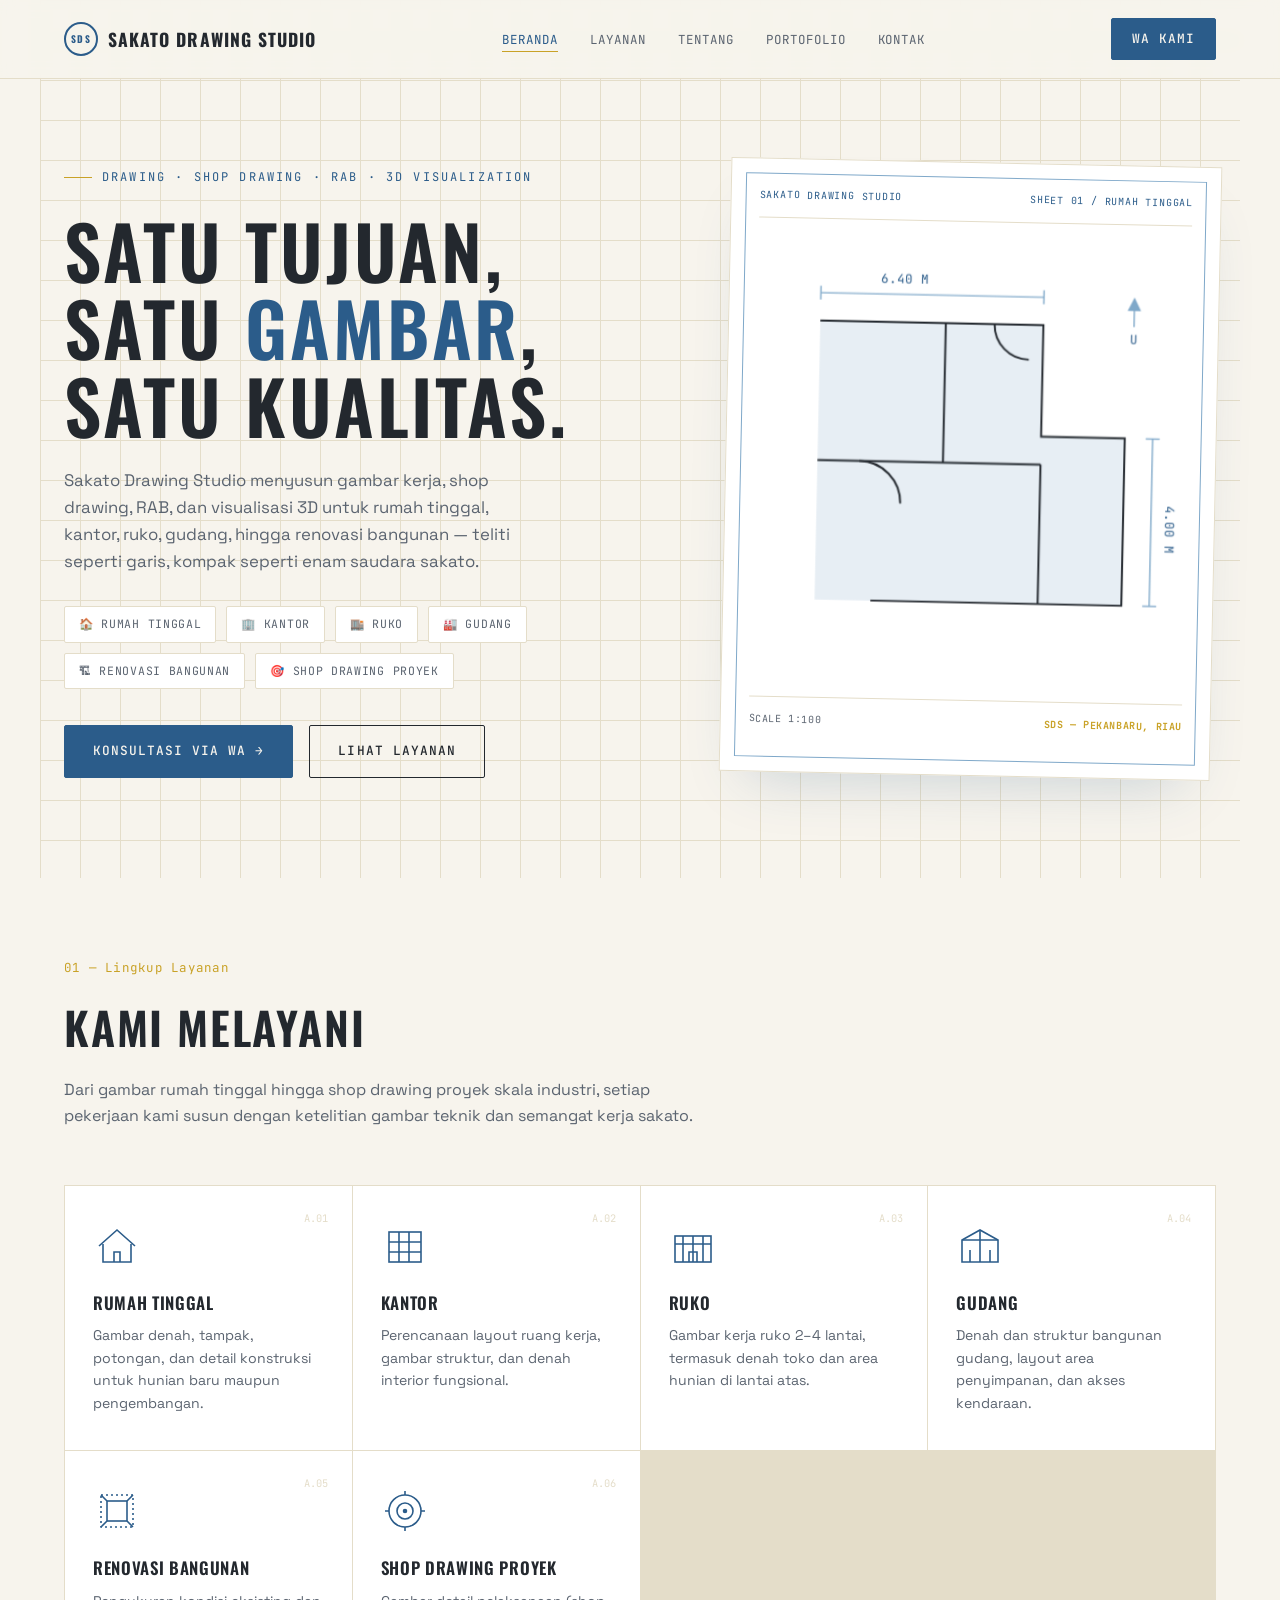
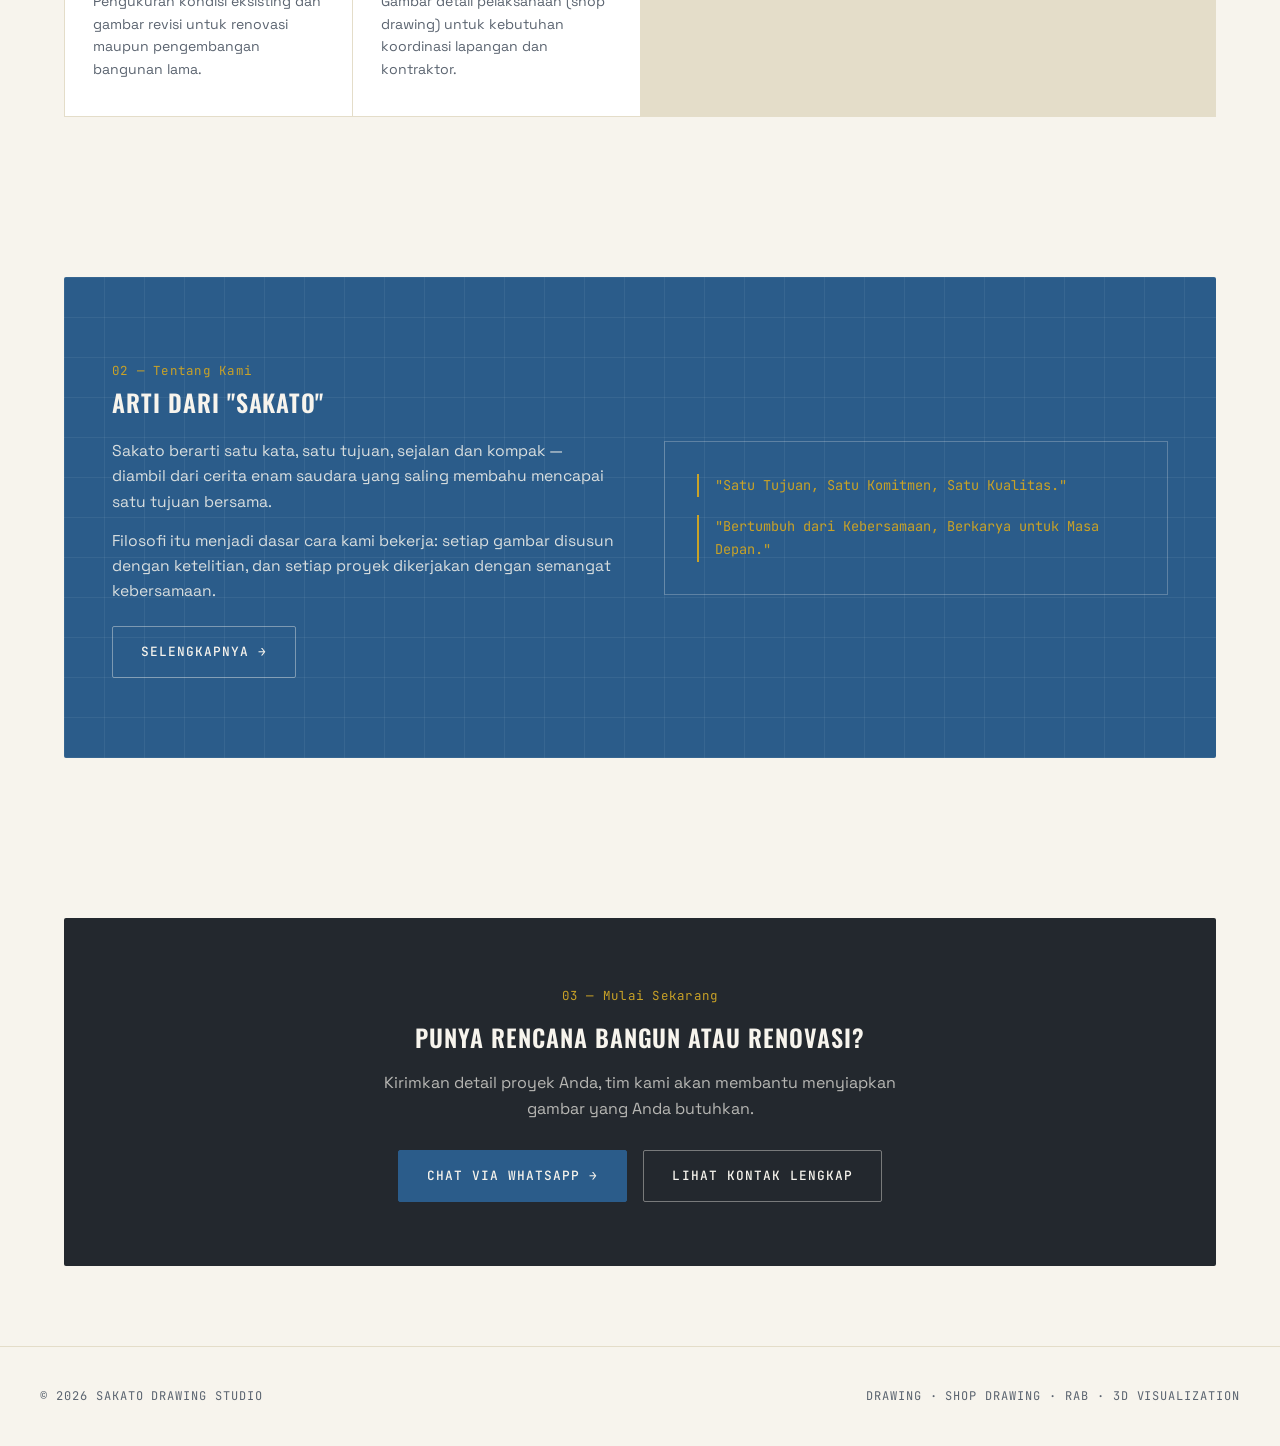
<file: index.html>
<!DOCTYPE html>
<html lang="id">
<head>
<meta charset="UTF-8">
<meta name="viewport" content="width=device-width, initial-scale=1.0">
<title>Sakato Drawing Studio — Drawing, Shop Drawing, RAB & 3D Visualization</title>
<link rel="preconnect" href="https://fonts.googleapis.com">
<link rel="preconnect" href="https://fonts.gstatic.com" crossorigin>
<link href="https://fonts.googleapis.com/css2?family=Oswald:wght@400;500;600;700&family=Space+Grotesk:wght@400;500;700&family=JetBrains+Mono:wght@400;500&display=swap" rel="stylesheet">
<link rel="stylesheet" href="style.css">
</head>
<body>

<header>
  <div class="nav-wrap">
    <div class="logo">
      <span class="logo-mark">SDS</span>
      Sakato Drawing Studio
    </div>
    <nav>
      <ul>
        <li><a href="index.html" class="active">Beranda</a></li>
        <li><a href="layanan.html">Layanan</a></li>
        <li><a href="tentang.html">Tentang</a></li>
        <li><a href="portofolio.html">Portofolio</a></li>
        <li><a href="kontak.html">Kontak</a></li>
      </ul>
    </nav>
    <a href="https://wa.me/6282185192163" class="btn btn-primary" style="padding:10px 20px;">WA Kami</a>
  </div>
</header>

<main>
  <!-- HERO -->
  <section class="hero blueprint-bg" style="padding-top:160px;">
    <div>
      <div class="eyebrow">Drawing · Shop Drawing · RAB · 3D Visualization</div>
      <h1>Satu Tujuan,<br>Satu <span>Gambar</span>,<br>Satu Kualitas.</h1>
      <p class="hero-desc">Sakato Drawing Studio menyusun gambar kerja, shop drawing, RAB, dan visualisasi 3D untuk rumah tinggal, kantor, ruko, gudang, hingga renovasi bangunan — teliti seperti garis, kompak seperti enam saudara sakato.</p>
      <div class="scope-row">
        <span class="scope-chip">🏠 Rumah Tinggal</span>
        <span class="scope-chip">🏢 Kantor</span>
        <span class="scope-chip">🏬 Ruko</span>
        <span class="scope-chip">🏭 Gudang</span>
        <span class="scope-chip">🏗 Renovasi Bangunan</span>
        <span class="scope-chip">🎯 Shop Drawing Proyek</span>
      </div>
      <div class="cta-row">
        <a href="https://wa.me/6282185192163" class="btn btn-primary">Konsultasi via WA →</a>
        <a href="layanan.html" class="btn btn-ghost">Lihat Layanan</a>
      </div>
    </div>

    <div class="sheet">
      <div class="sheet-header">
        <span>SAKATO DRAWING STUDIO</span>
        <span>SHEET 01 / RUMAH TINGGAL</span>
      </div>
      <div class="sheet-body">
        <svg class="sheet-house" viewBox="0 0 300 320" xmlns="http://www.w3.org/2000/svg">
          <polygon class="draw-fill" points="40,60 200,60 200,140 260,140 260,260 40,260" />
          <polygon class="draw-line" points="40,60 200,60 200,140 260,140 260,260 40,260 40,60" />
          <path class="draw-line" d="M130,60 L130,160" />
          <path class="draw-line" d="M40,160 L200,160" />
          <path class="draw-line" d="M200,160 L200,260" />
          <path class="draw-line" d="M70,160 A30,30 0 0 1 100,190" />
          <path class="draw-line" d="M165,60 A25,25 0 0 0 190,85" />
          <line class="dim-line" x1="40" y1="40" x2="200" y2="40" />
          <line class="dim-line" x1="40" y1="35" x2="40" y2="45" />
          <line class="dim-line" x1="200" y1="35" x2="200" y2="45" />
          <text class="dim-text" x="100" y="32" text-anchor="middle">6.40 M</text>
          <line class="dim-line" x1="280" y1="140" x2="280" y2="260" />
          <line class="dim-line" x1="275" y1="140" x2="285" y2="140" />
          <line class="dim-line" x1="275" y1="260" x2="285" y2="260" />
          <text class="dim-text" x="290" y="205" text-anchor="middle" transform="rotate(90 290 205)">4.00 M</text>
          <g transform="translate(265,40)">
            <line class="dim-line" x1="0" y1="20" x2="0" y2="0" />
            <polygon class="dim-line" points="0,0 -4,8 4,8" fill="var(--blue-light)"/>
            <text class="dim-text" x="0" y="32" text-anchor="middle">U</text>
          </g>
        </svg>
      </div>
      <div class="sheet-footer">
        <span>SCALE 1:100</span>
        <span class="brass">SDS — PEKANBARU, RIAU</span>
      </div>
    </div>
  </section>

  <!-- RINGKASAN LAYANAN -->
  <section class="reveal">
    <div class="section-head">
      <span class="section-num">01 — Lingkup Layanan</span>
      <h2>Kami Melayani</h2>
      <p>Dari gambar rumah tinggal hingga shop drawing proyek skala industri, setiap pekerjaan kami susun dengan ketelitian gambar teknik dan semangat kerja sakato.</p>
    </div>
    <div class="services-grid">
      <div class="service-card">
        <span class="service-tag">A.01</span>
        <div class="service-icon">
          <svg viewBox="0 0 48 48" fill="none" stroke="var(--blue)" stroke-width="1.6">
            <path d="M6 24 L24 8 L42 24" />
            <path d="M10 22 V40 H38 V22" />
            <path d="M21 40 V30 H27 V40" />
          </svg>
        </div>
        <h3>Rumah Tinggal</h3>
        <p>Gambar denah, tampak, potongan, dan detail konstruksi untuk hunian baru maupun pengembangan.</p>
      </div>
      <div class="service-card">
        <span class="service-tag">A.02</span>
        <div class="service-icon">
          <svg viewBox="0 0 48 48" fill="none" stroke="var(--blue)" stroke-width="1.6">
            <rect x="8" y="10" width="32" height="30" />
            <path d="M8 20 H40 M8 30 H40 M18 10 V40 M28 10 V40" />
          </svg>
        </div>
        <h3>Kantor</h3>
        <p>Perencanaan layout ruang kerja, gambar struktur, dan denah interior fungsional.</p>
      </div>
      <div class="service-card">
        <span class="service-tag">A.03</span>
        <div class="service-icon">
          <svg viewBox="0 0 48 48" fill="none" stroke="var(--blue)" stroke-width="1.6">
            <rect x="6" y="14" width="36" height="26" />
            <path d="M6 22 H42 M14 14 V40 M24 14 V40 M34 14 V40" />
            <path d="M20 40 V30 H28 V40" />
          </svg>
        </div>
        <h3>Ruko</h3>
        <p>Gambar kerja ruko 2–4 lantai, termasuk denah toko dan area hunian di lantai atas.</p>
      </div>
      <div class="service-card">
        <span class="service-tag">A.04</span>
        <div class="service-icon">
          <svg viewBox="0 0 48 48" fill="none" stroke="var(--blue)" stroke-width="1.6">
            <path d="M6 40 V18 L24 8 L42 18 V40 Z" />
            <path d="M6 18 L42 18 M24 8 V40 M14 28 V40 M34 28 V40" />
          </svg>
        </div>
        <h3>Gudang</h3>
        <p>Denah dan struktur bangunan gudang, layout area penyimpanan, dan akses kendaraan.</p>
      </div>
      <div class="service-card">
        <span class="service-tag">A.05</span>
        <div class="service-icon">
          <svg viewBox="0 0 48 48" fill="none" stroke="var(--blue)" stroke-width="1.6">
            <rect x="8" y="8" width="32" height="32" stroke-dasharray="2 3"/>
            <rect x="14" y="14" width="20" height="20" />
            <path d="M14 14 L8 8 M34 14 L40 8 M14 34 L8 40 M34 34 L40 40" />
          </svg>
        </div>
        <h3>Renovasi Bangunan</h3>
        <p>Pengukuran kondisi eksisting dan gambar revisi untuk renovasi maupun pengembangan bangunan lama.</p>
      </div>
      <div class="service-card">
        <span class="service-tag">A.06</span>
        <div class="service-icon">
          <svg viewBox="0 0 48 48" fill="none" stroke="var(--blue)" stroke-width="1.6">
            <circle cx="24" cy="24" r="16" />
            <circle cx="24" cy="24" r="8" />
            <circle cx="24" cy="24" r="1.5" fill="var(--blue)"/>
            <path d="M24 4 V8 M24 40 V44 M4 24 H8 M40 24 H44" />
          </svg>
        </div>
        <h3>Shop Drawing Proyek</h3>
        <p>Gambar detail pelaksanaan (shop drawing) untuk kebutuhan koordinasi lapangan dan kontraktor.</p>
      </div>
    </div>
  </section>

  <!-- RINGKASAN TENTANG -->
  <section class="reveal">
    <div class="about">
      <div class="about-inner">
        <div>
          <span class="section-num" style="color:var(--brass);">02 — Tentang Kami</span>
          <h2>Arti dari "Sakato"</h2>
          <p>Sakato berarti satu kata, satu tujuan, sejalan dan kompak — diambil dari cerita enam saudara yang saling membahu mencapai satu tujuan bersama.</p>
          <p>Filosofi itu menjadi dasar cara kami bekerja: setiap gambar disusun dengan ketelitian, dan setiap proyek dikerjakan dengan semangat kebersamaan.</p>
          <a href="tentang.html" class="btn btn-ghost" style="margin-top:8px; color:var(--paper); border-color:rgba(247,244,237,0.4);">Selengkapnya →</a>
        </div>
        <div class="about-emblem">
          <div class="tagline-item">"Satu Tujuan, Satu Komitmen, Satu Kualitas."</div>
          <div class="tagline-item">"Bertumbuh dari Kebersamaan, Berkarya untuk Masa Depan."</div>
        </div>
      </div>
    </div>
  </section>

  <!-- CTA -->
  <section class="reveal">
    <div class="cta-band">
      <span class="section-num">03 — Mulai Sekarang</span>
      <h2 style="margin-top:10px;">Punya Rencana Bangun atau Renovasi?</h2>
      <p>Kirimkan detail proyek Anda, tim kami akan membantu menyiapkan gambar yang Anda butuhkan.</p>
      <div class="cta-row">
        <a href="https://wa.me/6282185192163" class="btn btn-primary">Chat via WhatsApp →</a>
        <a href="kontak.html" class="btn btn-ghost">Lihat Kontak Lengkap</a>
      </div>
    </div>
  </section>
</main>

<footer>
  <div class="footer-inner">
    <span>© 2026 Sakato Drawing Studio</span>
    <span>Drawing · Shop Drawing · RAB · 3D Visualization</span>
  </div>
</footer>

<script>
  const reveals = document.querySelectorAll('.reveal');
  const obs = new IntersectionObserver((entries) => {
    entries.forEach(e => {
      if (e.isIntersecting) e.target.classList.add('visible');
    });
  }, {threshold: 0.12});
  reveals.forEach(r => obs.observe(r));
</script>

</body>
</html>
</file>
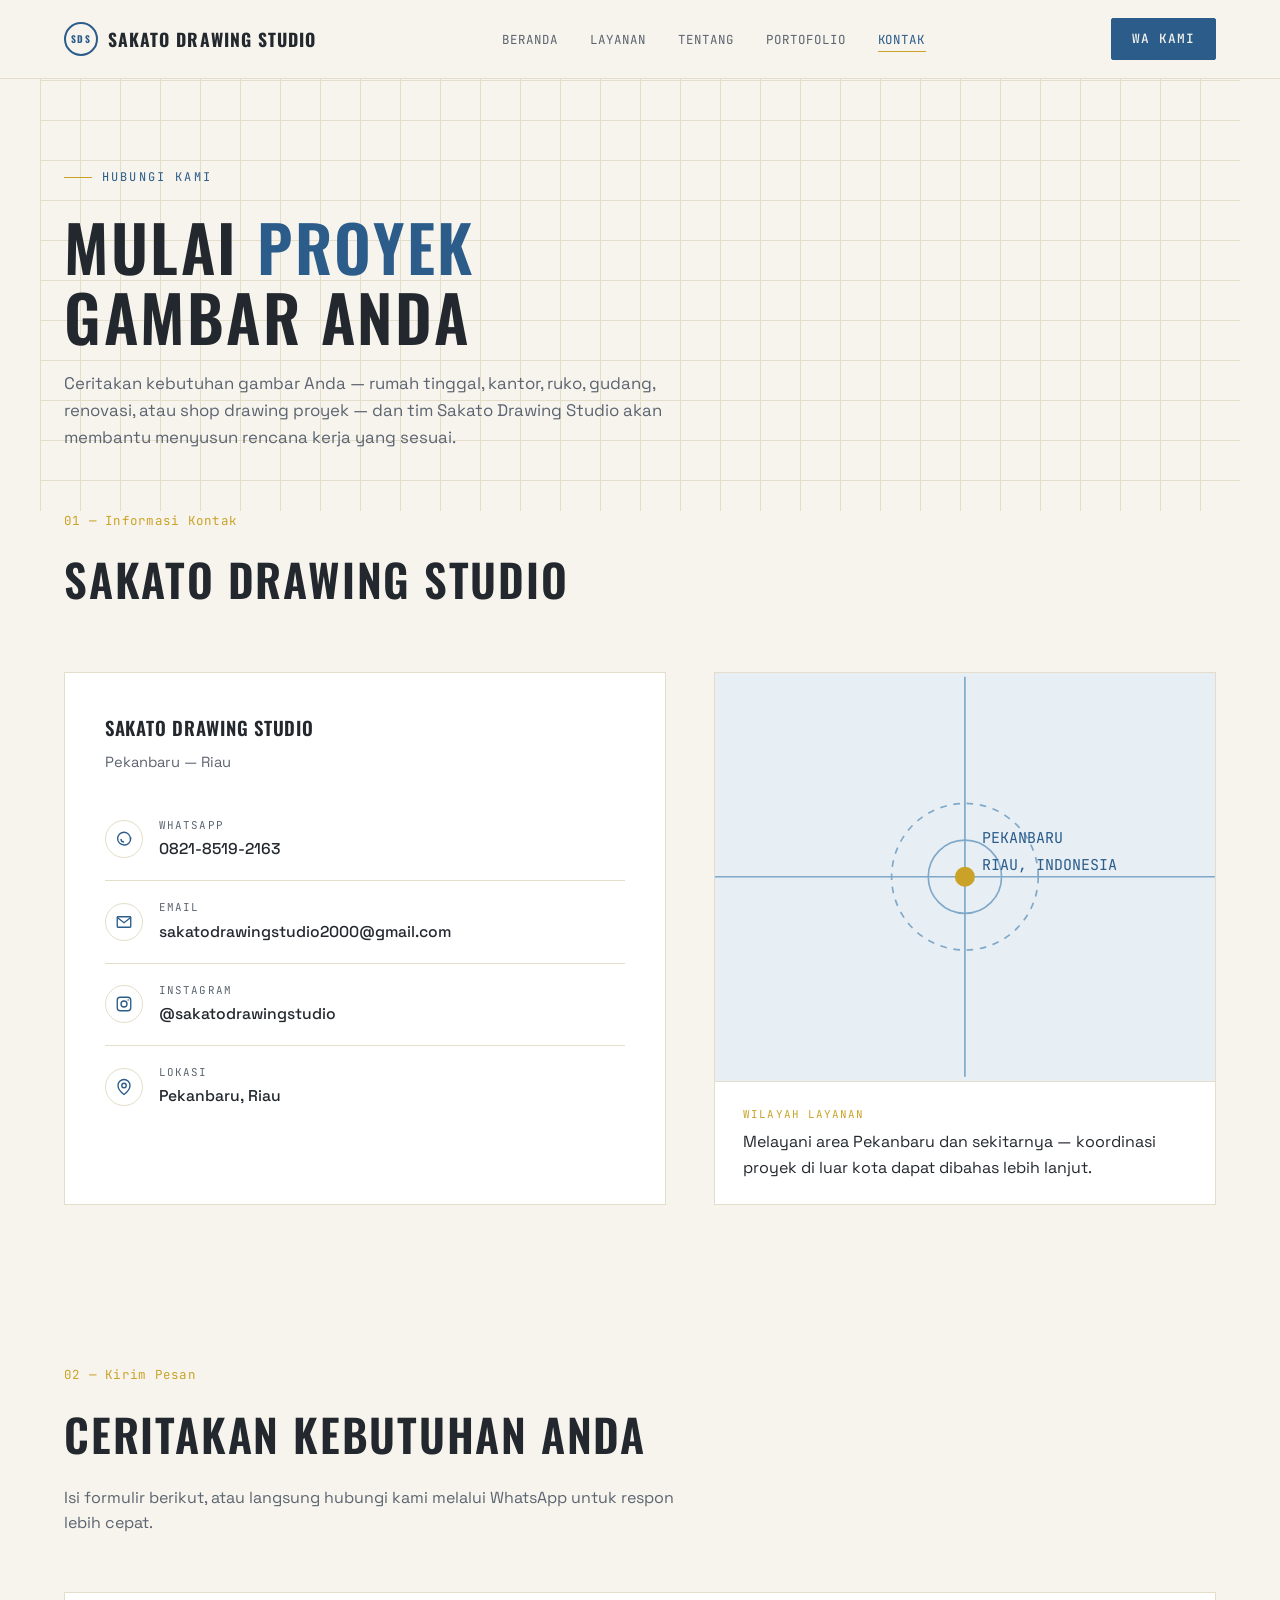
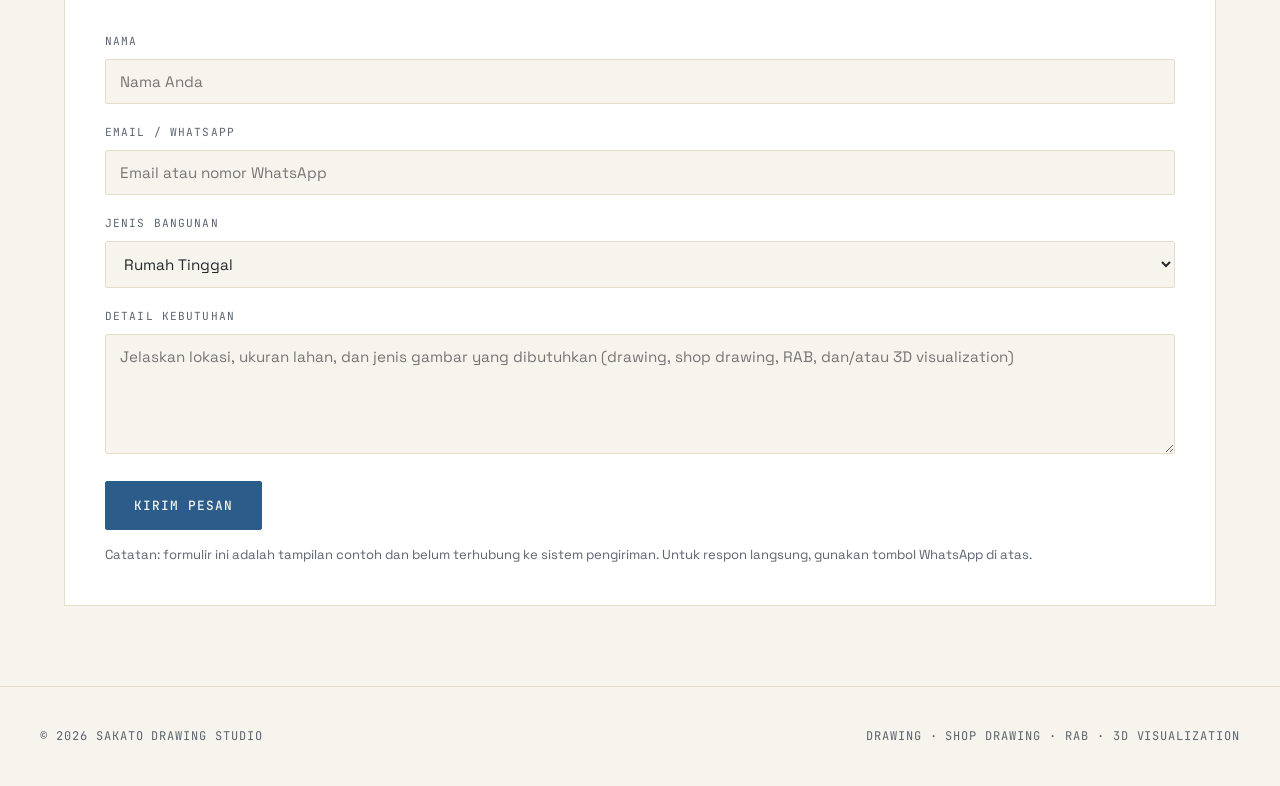
<file: kontak.html>
<!DOCTYPE html>
<html lang="id">
<head>
<meta charset="UTF-8">
<meta name="viewport" content="width=device-width, initial-scale=1.0">
<title>Kontak — Sakato Drawing Studio</title>
<link rel="preconnect" href="https://fonts.googleapis.com">
<link rel="preconnect" href="https://fonts.gstatic.com" crossorigin>
<link href="https://fonts.googleapis.com/css2?family=Oswald:wght@400;500;600;700&family=Space+Grotesk:wght@400;500;700&family=JetBrains+Mono:wght@400;500&display=swap" rel="stylesheet">
<link rel="stylesheet" href="style.css">
</head>
<body>

<header>
  <div class="nav-wrap">
    <div class="logo">
      <span class="logo-mark">SDS</span>
      Sakato Drawing Studio
    </div>
    <nav>
      <ul>
        <li><a href="index.html">Beranda</a></li>
        <li><a href="layanan.html">Layanan</a></li>
        <li><a href="tentang.html">Tentang</a></li>
        <li><a href="portofolio.html">Portofolio</a></li>
        <li><a href="kontak.html" class="active">Kontak</a></li>
      </ul>
    </nav>
    <a href="https://wa.me/6282185192163" class="btn btn-primary" style="padding:10px 20px;">WA Kami</a>
  </div>
</header>

<main>
  <section class="page-hero blueprint-bg">
    <div class="eyebrow">Hubungi Kami</div>
    <h1>Mulai <span>Proyek</span><br>Gambar Anda</h1>
    <p>Ceritakan kebutuhan gambar Anda — rumah tinggal, kantor, ruko, gudang, renovasi, atau shop drawing proyek — dan tim Sakato Drawing Studio akan membantu menyusun rencana kerja yang sesuai.</p>
  </section>

  <!-- INFO KONTAK + MAP -->
  <section class="reveal tight">
    <div class="section-head">
      <span class="section-num">01 — Informasi Kontak</span>
      <h2>Sakato Drawing Studio</h2>
    </div>
    <div class="contact-grid">
      <div class="contact-card">
        <h3 style="margin-bottom:8px;">Sakato Drawing Studio</h3>
        <p style="color:var(--ink-soft); font-size:0.92rem;">Pekanbaru — Riau</p>
        <ul class="contact-list">
          <li>
            <span class="icon">
              <svg width="18" height="18" viewBox="0 0 24 24" fill="none" stroke="currentColor" stroke-width="1.8"><path d="M21 11.5a8.38 8.38 0 0 1-9 8.5A8.5 8.5 0 1 1 20.5 12 8.38 8.38 0 0 1 21 11.5Z"/><path d="M8 12a4 4 0 0 0 4 4"/></svg>
            </span>
            <span>
              <span class="label">WhatsApp</span>
              <a class="value" href="https://wa.me/6282185192163">0821-8519-2163</a>
            </span>
          </li>
          <li>
            <span class="icon">
              <svg width="18" height="18" viewBox="0 0 24 24" fill="none" stroke="currentColor" stroke-width="1.8"><rect x="3" y="5" width="18" height="14" rx="1"/><path d="m3 6 9 7 9-7"/></svg>
            </span>
            <span>
              <span class="label">Email</span>
              <a class="value" href="mailto:sakatodrawingstudio2000@gmail.com">sakatodrawingstudio2000@gmail.com</a>
            </span>
          </li>
          <li>
            <span class="icon">
              <svg width="18" height="18" viewBox="0 0 24 24" fill="none" stroke="currentColor" stroke-width="1.8"><rect x="3" y="3" width="18" height="18" rx="4"/><circle cx="12" cy="12" r="4"/><circle cx="17.5" cy="6.5" r="1" fill="currentColor" stroke="none"/></svg>
            </span>
            <span>
              <span class="label">Instagram</span>
              <a class="value" href="https://instagram.com/sakatodrawingstudio" target="_blank" rel="noopener">@sakatodrawingstudio</a>
            </span>
          </li>
          <li>
            <span class="icon">
              <svg width="18" height="18" viewBox="0 0 24 24" fill="none" stroke="currentColor" stroke-width="1.8"><path d="M20 10c0 6-8 12-8 12s-8-6-8-12a8 8 0 1 1 16 0Z"/><circle cx="12" cy="10" r="3"/></svg>
            </span>
            <span>
              <span class="label">Lokasi</span>
              <span class="value">Pekanbaru, Riau</span>
            </span>
          </li>
        </ul>
      </div>
      <div class="map-card">
        <div class="map-visual blueprint-bg">
          <svg viewBox="0 0 300 240" xmlns="http://www.w3.org/2000/svg">
            <line class="dim-line" x1="0" y1="120" x2="300" y2="120" />
            <line class="dim-line" x1="150" y1="0" x2="150" y2="240" />
            <circle cx="150" cy="120" r="6" fill="var(--brass)" />
            <circle cx="150" cy="120" r="22" fill="none" stroke="var(--blue-light)" />
            <circle cx="150" cy="120" r="44" fill="none" stroke="var(--blue-light)" stroke-dasharray="4 4"/>
            <text class="dim-text" x="160" y="100">PEKANBARU</text>
            <text class="dim-text" x="160" y="116">RIAU, INDONESIA</text>
          </svg>
        </div>
        <div class="map-caption">
          <span class="label">Wilayah Layanan</span>
          Melayani area Pekanbaru dan sekitarnya — koordinasi proyek di luar kota dapat dibahas lebih lanjut.
        </div>
      </div>
    </div>
  </section>

  <!-- FORM -->
  <section class="reveal">
    <div class="section-head">
      <span class="section-num">02 — Kirim Pesan</span>
      <h2>Ceritakan Kebutuhan Anda</h2>
      <p>Isi formulir berikut, atau langsung hubungi kami melalui WhatsApp untuk respon lebih cepat.</p>
    </div>
    <div class="form-card">
      <form>
        <div class="form-group">
          <label for="nama">Nama</label>
          <input type="text" id="nama" name="nama" placeholder="Nama Anda" required>
        </div>
        <div class="form-group">
          <label for="kontak">Email / WhatsApp</label>
          <input type="text" id="kontak" name="kontak" placeholder="Email atau nomor WhatsApp" required>
        </div>
        <div class="form-group">
          <label for="jenis">Jenis Bangunan</label>
          <select id="jenis" name="jenis">
            <option>Rumah Tinggal</option>
            <option>Kantor</option>
            <option>Ruko</option>
            <option>Gudang</option>
            <option>Renovasi Bangunan</option>
            <option>Shop Drawing Proyek</option>
          </select>
        </div>
        <div class="form-group">
          <label for="pesan">Detail Kebutuhan</label>
          <textarea id="pesan" name="pesan" placeholder="Jelaskan lokasi, ukuran lahan, dan jenis gambar yang dibutuhkan (drawing, shop drawing, RAB, dan/atau 3D visualization)"></textarea>
        </div>
        <button type="submit" class="btn btn-primary">Kirim Pesan</button>
        <p class="form-note">Catatan: formulir ini adalah tampilan contoh dan belum terhubung ke sistem pengiriman. Untuk respon langsung, gunakan tombol WhatsApp di atas.</p>
      </form>
    </div>
  </section>
</main>

<footer>
  <div class="footer-inner">
    <span>© 2026 Sakato Drawing Studio</span>
    <span>Drawing · Shop Drawing · RAB · 3D Visualization</span>
  </div>
</footer>

<script>
  const reveals = document.querySelectorAll('.reveal');
  const obs = new IntersectionObserver((entries) => {
    entries.forEach(e => {
      if (e.isIntersecting) e.target.classList.add('visible');
    });
  }, {threshold: 0.12});
  reveals.forEach(r => obs.observe(r));
</script>

</body>
</html>
</file>
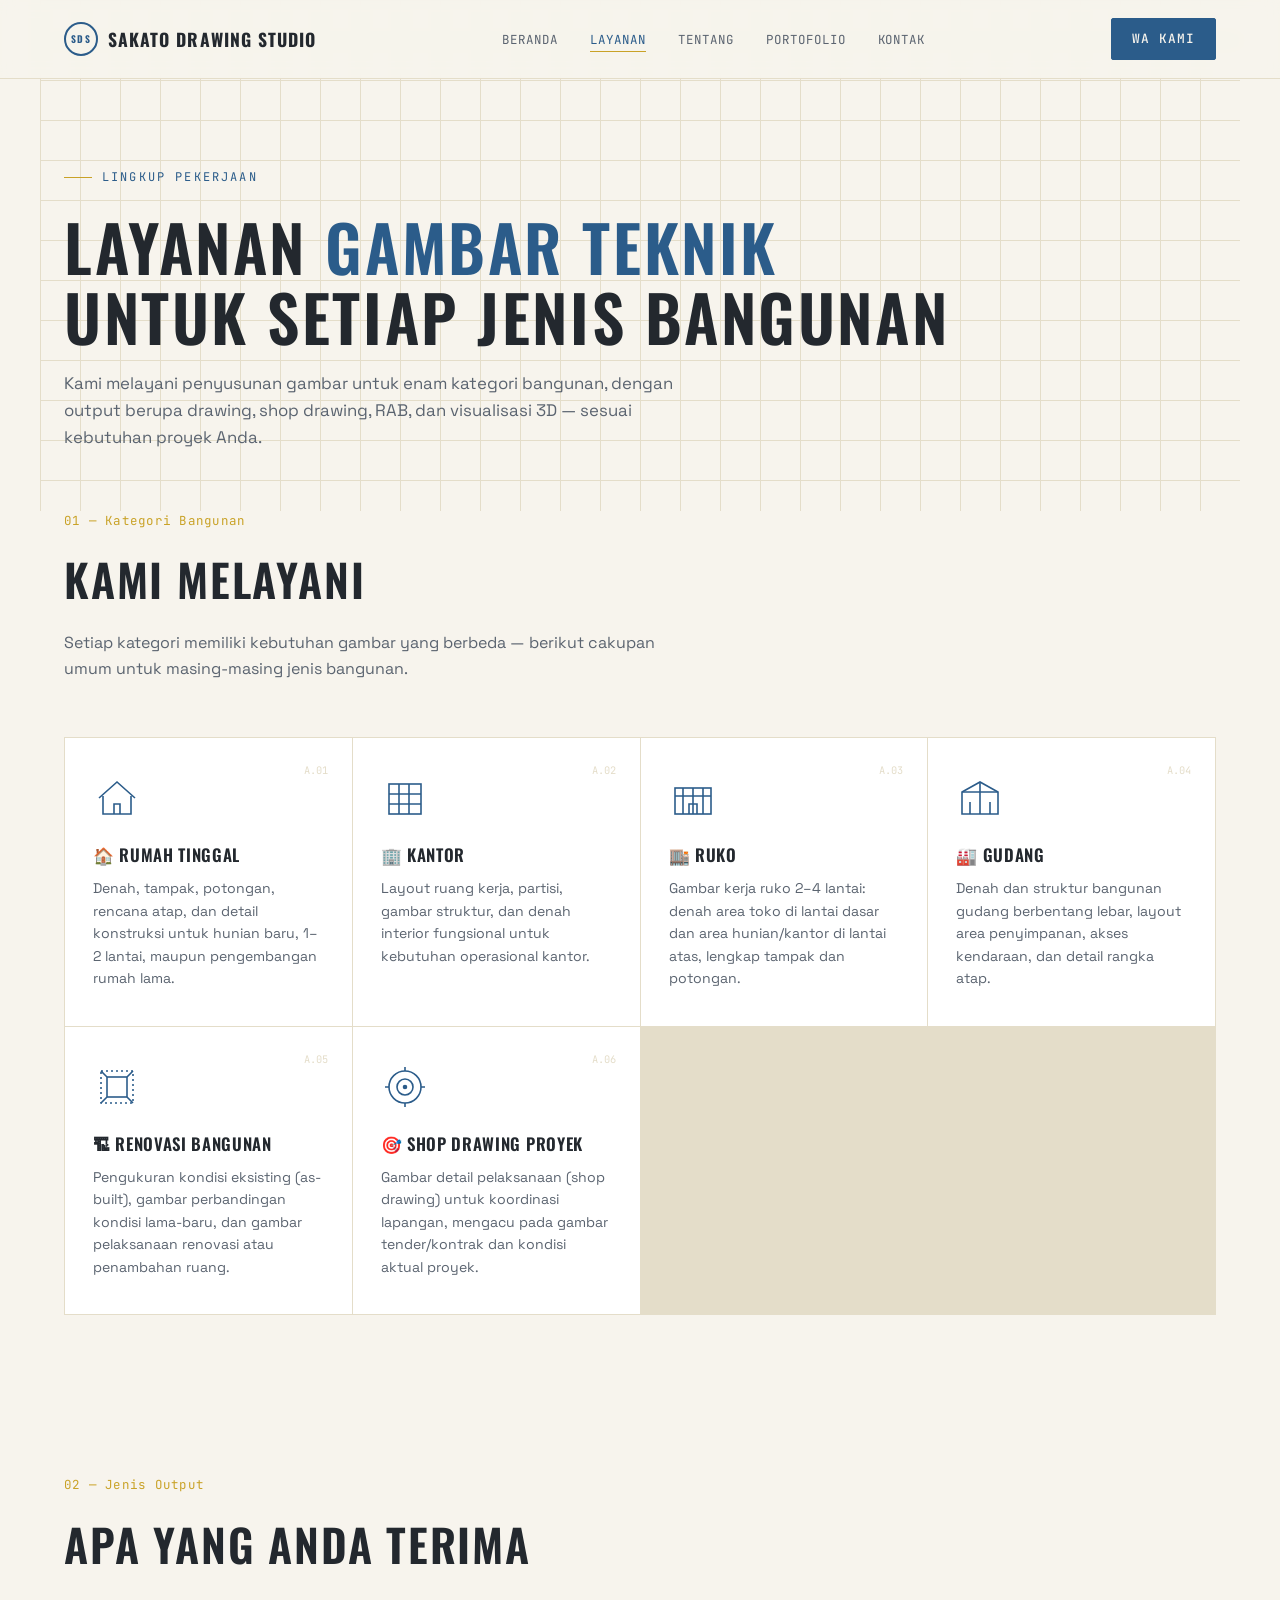
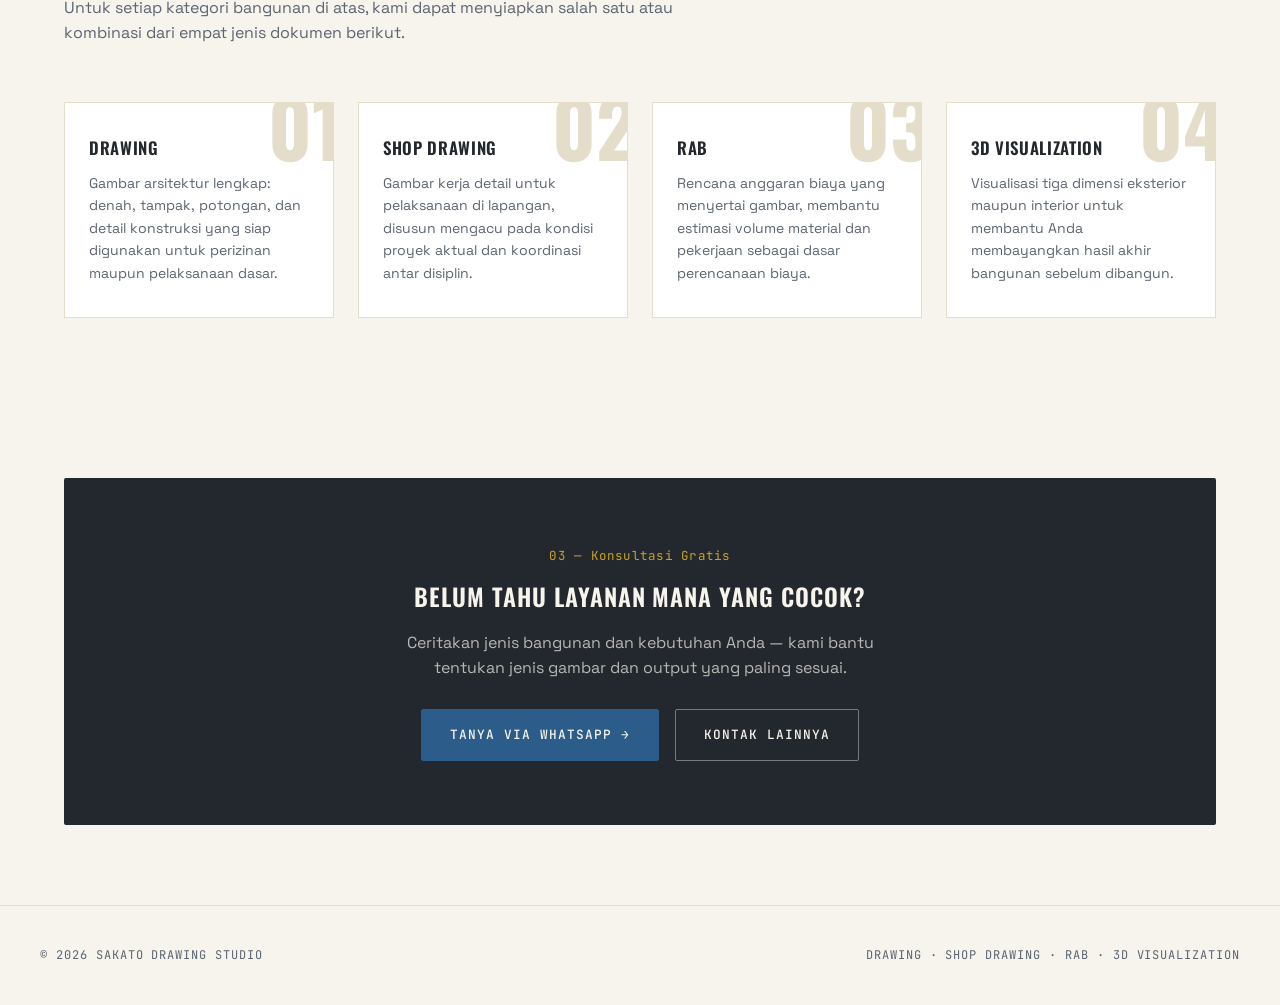
<file: layanan.html>
<!DOCTYPE html>
<html lang="id">
<head>
<meta charset="UTF-8">
<meta name="viewport" content="width=device-width, initial-scale=1.0">
<title>Layanan — Sakato Drawing Studio</title>
<link rel="preconnect" href="https://fonts.googleapis.com">
<link rel="preconnect" href="https://fonts.gstatic.com" crossorigin>
<link href="https://fonts.googleapis.com/css2?family=Oswald:wght@400;500;600;700&family=Space+Grotesk:wght@400;500;700&family=JetBrains+Mono:wght@400;500&display=swap" rel="stylesheet">
<link rel="stylesheet" href="style.css">
</head>
<body>

<header>
  <div class="nav-wrap">
    <div class="logo">
      <span class="logo-mark">SDS</span>
      Sakato Drawing Studio
    </div>
    <nav>
      <ul>
        <li><a href="index.html">Beranda</a></li>
        <li><a href="layanan.html" class="active">Layanan</a></li>
        <li><a href="tentang.html">Tentang</a></li>
        <li><a href="portofolio.html">Portofolio</a></li>
        <li><a href="kontak.html">Kontak</a></li>
      </ul>
    </nav>
    <a href="https://wa.me/6285765136700" class="btn btn-primary" style="padding:10px 20px;">WA Kami</a>
  </div>
</header>

<main>
  <section class="page-hero blueprint-bg">
    <div class="eyebrow">Lingkup Pekerjaan</div>
    <h1>Layanan <span>Gambar Teknik</span><br>untuk Setiap Jenis Bangunan</h1>
    <p>Kami melayani penyusunan gambar untuk enam kategori bangunan, dengan output berupa drawing, shop drawing, RAB, dan visualisasi 3D — sesuai kebutuhan proyek Anda.</p>
  </section>

  <!-- 6 KATEGORI BANGUNAN -->
  <section class="reveal tight">
    <div class="section-head">
      <span class="section-num">01 — Kategori Bangunan</span>
      <h2>Kami Melayani</h2>
      <p>Setiap kategori memiliki kebutuhan gambar yang berbeda — berikut cakupan umum untuk masing-masing jenis bangunan.</p>
    </div>
    <div class="services-grid">
      <div class="service-card">
        <span class="service-tag">A.01</span>
        <div class="service-icon">
          <svg viewBox="0 0 48 48" fill="none" stroke="var(--blue)" stroke-width="1.6">
            <path d="M6 24 L24 8 L42 24" />
            <path d="M10 22 V40 H38 V22" />
            <path d="M21 40 V30 H27 V40" />
          </svg>
        </div>
        <h3>🏠 Rumah Tinggal</h3>
        <p>Denah, tampak, potongan, rencana atap, dan detail konstruksi untuk hunian baru, 1–2 lantai, maupun pengembangan rumah lama.</p>
      </div>
      <div class="service-card">
        <span class="service-tag">A.02</span>
        <div class="service-icon">
          <svg viewBox="0 0 48 48" fill="none" stroke="var(--blue)" stroke-width="1.6">
            <rect x="8" y="10" width="32" height="30" />
            <path d="M8 20 H40 M8 30 H40 M18 10 V40 M28 10 V40" />
          </svg>
        </div>
        <h3>🏢 Kantor</h3>
        <p>Layout ruang kerja, partisi, gambar struktur, dan denah interior fungsional untuk kebutuhan operasional kantor.</p>
      </div>
      <div class="service-card">
        <span class="service-tag">A.03</span>
        <div class="service-icon">
          <svg viewBox="0 0 48 48" fill="none" stroke="var(--blue)" stroke-width="1.6">
            <rect x="6" y="14" width="36" height="26" />
            <path d="M6 22 H42 M14 14 V40 M24 14 V40 M34 14 V40" />
            <path d="M20 40 V30 H28 V40" />
          </svg>
        </div>
        <h3>🏬 Ruko</h3>
        <p>Gambar kerja ruko 2–4 lantai: denah area toko di lantai dasar dan area hunian/kantor di lantai atas, lengkap tampak dan potongan.</p>
      </div>
      <div class="service-card">
        <span class="service-tag">A.04</span>
        <div class="service-icon">
          <svg viewBox="0 0 48 48" fill="none" stroke="var(--blue)" stroke-width="1.6">
            <path d="M6 40 V18 L24 8 L42 18 V40 Z" />
            <path d="M6 18 L42 18 M24 8 V40 M14 28 V40 M34 28 V40" />
          </svg>
        </div>
        <h3>🏭 Gudang</h3>
        <p>Denah dan struktur bangunan gudang berbentang lebar, layout area penyimpanan, akses kendaraan, dan detail rangka atap.</p>
      </div>
      <div class="service-card">
        <span class="service-tag">A.05</span>
        <div class="service-icon">
          <svg viewBox="0 0 48 48" fill="none" stroke="var(--blue)" stroke-width="1.6">
            <rect x="8" y="8" width="32" height="32" stroke-dasharray="2 3"/>
            <rect x="14" y="14" width="20" height="20" />
            <path d="M14 14 L8 8 M34 14 L40 8 M14 34 L8 40 M34 34 L40 40" />
          </svg>
        </div>
        <h3>🏗 Renovasi Bangunan</h3>
        <p>Pengukuran kondisi eksisting (as-built), gambar perbandingan kondisi lama-baru, dan gambar pelaksanaan renovasi atau penambahan ruang.</p>
      </div>
      <div class="service-card">
        <span class="service-tag">A.06</span>
        <div class="service-icon">
          <svg viewBox="0 0 48 48" fill="none" stroke="var(--blue)" stroke-width="1.6">
            <circle cx="24" cy="24" r="16" />
            <circle cx="24" cy="24" r="8" />
            <circle cx="24" cy="24" r="1.5" fill="var(--blue)"/>
            <path d="M24 4 V8 M24 40 V44 M4 24 H8 M40 24 H44" />
          </svg>
        </div>
        <h3>🎯 Shop Drawing Proyek</h3>
        <p>Gambar detail pelaksanaan (shop drawing) untuk koordinasi lapangan, mengacu pada gambar tender/kontrak dan kondisi aktual proyek.</p>
      </div>
    </div>
  </section>

  <!-- 4 JENIS OUTPUT -->
  <section class="reveal">
    <div class="section-head">
      <span class="section-num">02 — Jenis Output</span>
      <h2>Apa yang Anda Terima</h2>
      <p>Untuk setiap kategori bangunan di atas, kami dapat menyiapkan salah satu atau kombinasi dari empat jenis dokumen berikut.</p>
    </div>
    <div class="deliverables">
      <div class="deliv-card" data-code="01">
        <h3>Drawing</h3>
        <p>Gambar arsitektur lengkap: denah, tampak, potongan, dan detail konstruksi yang siap digunakan untuk perizinan maupun pelaksanaan dasar.</p>
      </div>
      <div class="deliv-card" data-code="02">
        <h3>Shop Drawing</h3>
        <p>Gambar kerja detail untuk pelaksanaan di lapangan, disusun mengacu pada kondisi proyek aktual dan koordinasi antar disiplin.</p>
      </div>
      <div class="deliv-card" data-code="03">
        <h3>RAB</h3>
        <p>Rencana anggaran biaya yang menyertai gambar, membantu estimasi volume material dan pekerjaan sebagai dasar perencanaan biaya.</p>
      </div>
      <div class="deliv-card" data-code="04">
        <h3>3D Visualization</h3>
        <p>Visualisasi tiga dimensi eksterior maupun interior untuk membantu Anda membayangkan hasil akhir bangunan sebelum dibangun.</p>
      </div>
    </div>
  </section>

  <!-- CTA -->
  <section class="reveal">
    <div class="cta-band">
      <span class="section-num">03 — Konsultasi Gratis</span>
      <h2 style="margin-top:10px;">Belum Tahu Layanan Mana yang Cocok?</h2>
      <p>Ceritakan jenis bangunan dan kebutuhan Anda — kami bantu tentukan jenis gambar dan output yang paling sesuai.</p>
      <div class="cta-row">
        <a href="https://wa.me/6285765136700" class="btn btn-primary">Tanya via WhatsApp →</a>
        <a href="kontak.html" class="btn btn-ghost">Kontak Lainnya</a>
      </div>
    </div>
  </section>
</main>

<footer>
  <div class="footer-inner">
    <span>© 2026 Sakato Drawing Studio</span>
    <span>Drawing · Shop Drawing · RAB · 3D Visualization</span>
  </div>
</footer>

<script>
  const reveals = document.querySelectorAll('.reveal');
  const obs = new IntersectionObserver((entries) => {
    entries.forEach(e => {
      if (e.isIntersecting) e.target.classList.add('visible');
    });
  }, {threshold: 0.12});
  reveals.forEach(r => obs.observe(r));
</script>

</body>
</html>
</file>
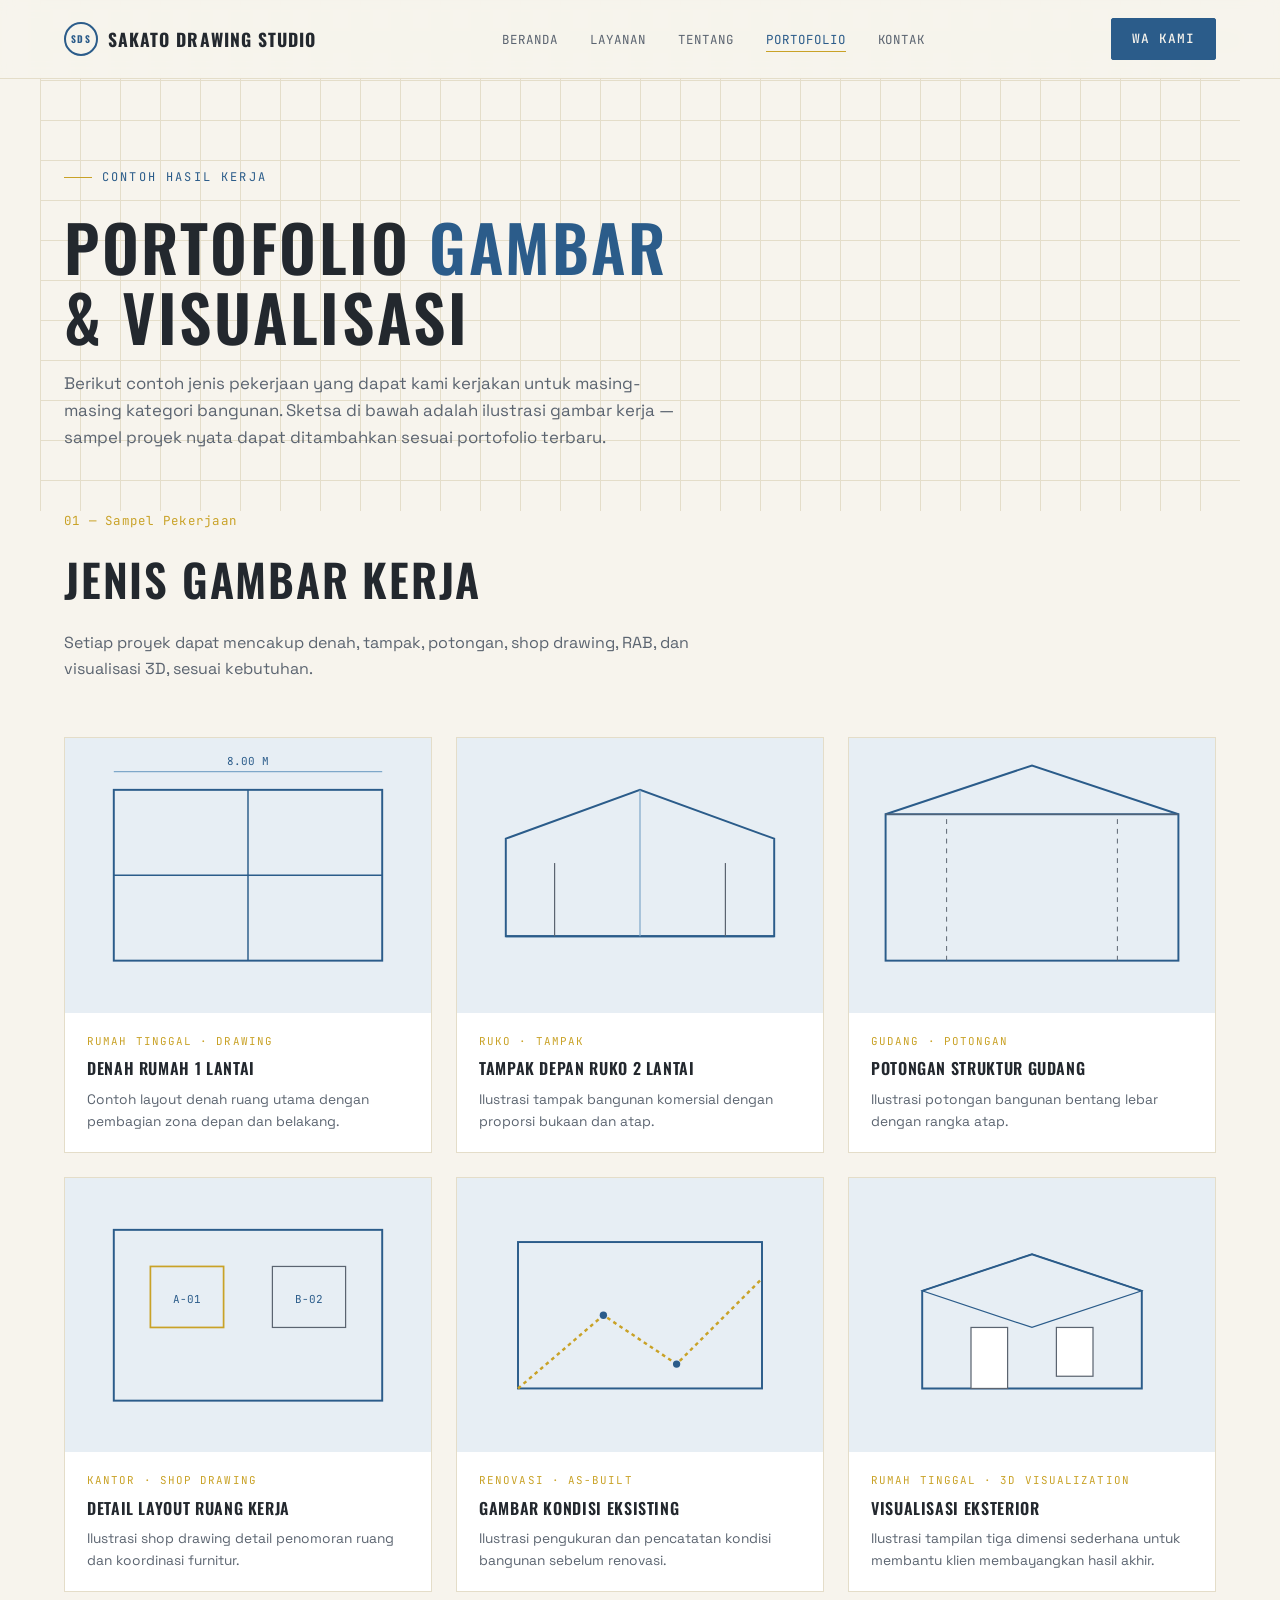
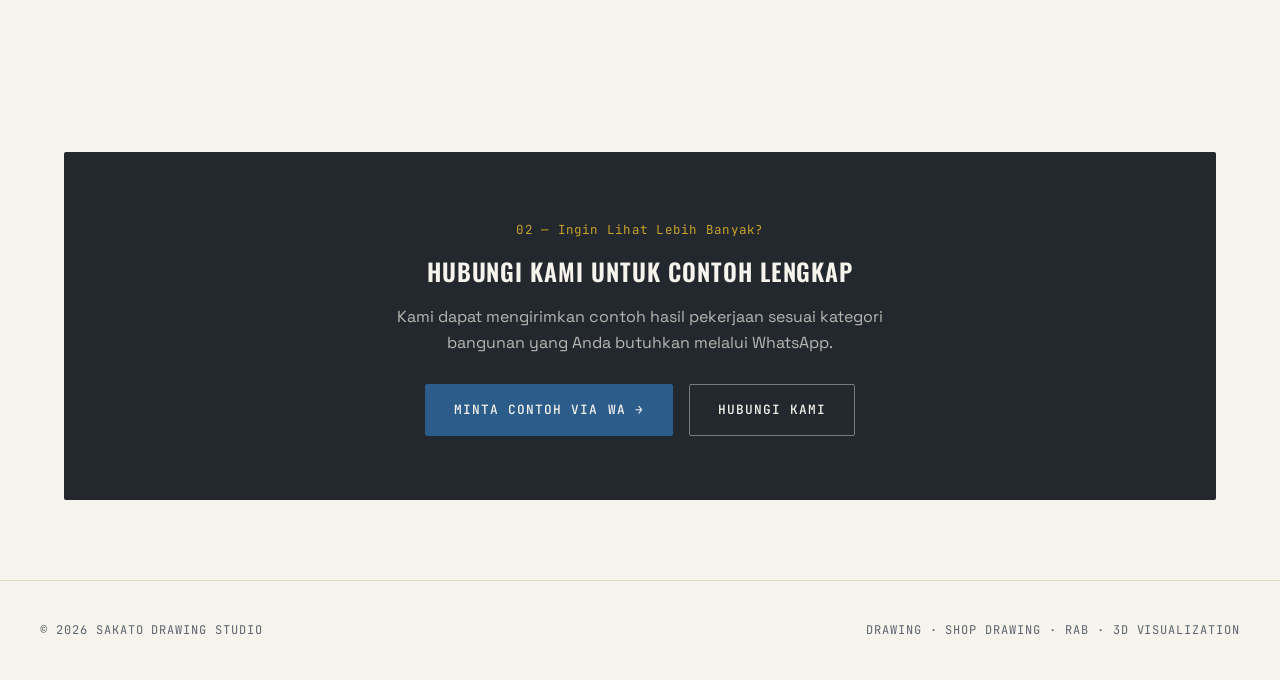
<file: portofolio.html>
<!DOCTYPE html>
<html lang="id">
<head>
<meta charset="UTF-8">
<meta name="viewport" content="width=device-width, initial-scale=1.0">
<title>Portofolio — Sakato Drawing Studio</title>
<link rel="preconnect" href="https://fonts.googleapis.com">
<link rel="preconnect" href="https://fonts.gstatic.com" crossorigin>
<link href="https://fonts.googleapis.com/css2?family=Oswald:wght@400;500;600;700&family=Space+Grotesk:wght@400;500;700&family=JetBrains+Mono:wght@400;500&display=swap" rel="stylesheet">
<link rel="stylesheet" href="style.css">
</head>
<body>

<header>
  <div class="nav-wrap">
    <div class="logo">
      <span class="logo-mark">SDS</span>
      Sakato Drawing Studio
    </div>
    <nav>
      <ul>
        <li><a href="index.html">Beranda</a></li>
        <li><a href="layanan.html">Layanan</a></li>
        <li><a href="tentang.html">Tentang</a></li>
        <li><a href="portofolio.html" class="active">Portofolio</a></li>
        <li><a href="kontak.html">Kontak</a></li>
      </ul>
    </nav>
    <a href="https://wa.me/6282185192163" class="btn btn-primary" style="padding:10px 20px;">WA Kami</a>
  </div>
</header>

<main>
  <section class="page-hero blueprint-bg">
    <div class="eyebrow">Contoh Hasil Kerja</div>
    <h1>Portofolio <span>Gambar</span><br>& Visualisasi</h1>
    <p>Berikut contoh jenis pekerjaan yang dapat kami kerjakan untuk masing-masing kategori bangunan. Sketsa di bawah adalah ilustrasi gambar kerja — sampel proyek nyata dapat ditambahkan sesuai portofolio terbaru.</p>
  </section>

  <!-- GRID PORTOFOLIO -->
  <section class="reveal tight">
    <div class="section-head">
      <span class="section-num">01 — Sampel Pekerjaan</span>
      <h2>Jenis Gambar Kerja</h2>
      <p>Setiap proyek dapat mencakup denah, tampak, potongan, shop drawing, RAB, dan visualisasi 3D, sesuai kebutuhan.</p>
    </div>
    <div class="portfolio-grid">

      <div class="portfolio-card">
        <div class="portfolio-thumb blueprint-bg">
          <svg viewBox="0 0 300 220" xmlns="http://www.w3.org/2000/svg">
            <rect x="40" y="40" width="220" height="140" fill="none" stroke="var(--blue)" stroke-width="1.6"/>
            <line x1="40" y1="110" x2="260" y2="110" stroke="var(--blue)" stroke-width="1.2"/>
            <line x1="150" y1="40" x2="150" y2="180" stroke="var(--blue)" stroke-width="1.2"/>
            <line class="dim-line" x1="40" y1="25" x2="260" y2="25"/>
            <text class="dim-text" x="150" y="20" text-anchor="middle">8.00 M</text>
          </svg>
        </div>
        <div class="portfolio-info">
          <span class="label">Rumah Tinggal · Drawing</span>
          <h3>Denah Rumah 1 Lantai</h3>
          <p>Contoh layout denah ruang utama dengan pembagian zona depan dan belakang.</p>
        </div>
      </div>

      <div class="portfolio-card">
        <div class="portfolio-thumb blueprint-bg">
          <svg viewBox="0 0 300 220" xmlns="http://www.w3.org/2000/svg">
            <polygon points="40,160 40,80 150,40 260,80 260,160" fill="none" stroke="var(--blue)" stroke-width="1.6"/>
            <line x1="40" y1="160" x2="260" y2="160" stroke="var(--blue)" stroke-width="1.6"/>
            <line x1="80" y1="160" x2="80" y2="100" stroke="var(--ink-soft)" stroke-width="1"/>
            <line x1="220" y1="160" x2="220" y2="100" stroke="var(--ink-soft)" stroke-width="1"/>
            <line class="dim-line" x1="150" y1="40" x2="150" y2="160"/>
          </svg>
        </div>
        <div class="portfolio-info">
          <span class="label">Ruko · Tampak</span>
          <h3>Tampak Depan Ruko 2 Lantai</h3>
          <p>Ilustrasi tampak bangunan komersial dengan proporsi bukaan dan atap.</p>
        </div>
      </div>

      <div class="portfolio-card">
        <div class="portfolio-thumb blueprint-bg">
          <svg viewBox="0 0 300 220" xmlns="http://www.w3.org/2000/svg">
            <rect x="30" y="60" width="240" height="120" fill="none" stroke="var(--blue)" stroke-width="1.6"/>
            <path d="M30 60 L150 20 L270 60" fill="none" stroke="var(--blue)" stroke-width="1.6"/>
            <line x1="30" y1="60" x2="270" y2="60" stroke="var(--ink-soft)" stroke-width="1"/>
            <line x1="80" y1="180" x2="80" y2="60" stroke="var(--ink-soft)" stroke-width="0.8" stroke-dasharray="4 4"/>
            <line x1="220" y1="180" x2="220" y2="60" stroke="var(--ink-soft)" stroke-width="0.8" stroke-dasharray="4 4"/>
          </svg>
        </div>
        <div class="portfolio-info">
          <span class="label">Gudang · Potongan</span>
          <h3>Potongan Struktur Gudang</h3>
          <p>Ilustrasi potongan bangunan bentang lebar dengan rangka atap.</p>
        </div>
      </div>

      <div class="portfolio-card">
        <div class="portfolio-thumb blueprint-bg">
          <svg viewBox="0 0 300 220" xmlns="http://www.w3.org/2000/svg">
            <rect x="40" y="40" width="220" height="140" fill="none" stroke="var(--blue)" stroke-width="1.6"/>
            <rect x="70" y="70" width="60" height="50" fill="none" stroke="var(--brass)" stroke-width="1.4"/>
            <rect x="170" y="70" width="60" height="50" fill="none" stroke="var(--ink-soft)" stroke-width="1"/>
            <text class="dim-text" x="100" y="100" text-anchor="middle">A-01</text>
            <text class="dim-text" x="200" y="100" text-anchor="middle">B-02</text>
          </svg>
        </div>
        <div class="portfolio-info">
          <span class="label">Kantor · Shop Drawing</span>
          <h3>Detail Layout Ruang Kerja</h3>
          <p>Ilustrasi shop drawing detail penomoran ruang dan koordinasi furnitur.</p>
        </div>
      </div>

      <div class="portfolio-card">
        <div class="portfolio-thumb blueprint-bg">
          <svg viewBox="0 0 300 220" xmlns="http://www.w3.org/2000/svg">
            <rect x="50" y="50" width="200" height="120" fill="var(--blue-pale)" stroke="var(--blue)" stroke-width="1.6"/>
            <path d="M50 170 L120 110 L180 150 L250 80" fill="none" stroke="var(--brass)" stroke-width="2" stroke-dasharray="3 3"/>
            <circle cx="120" cy="110" r="3" fill="var(--blue)"/>
            <circle cx="180" cy="150" r="3" fill="var(--blue)"/>
          </svg>
        </div>
        <div class="portfolio-info">
          <span class="label">Renovasi · As-Built</span>
          <h3>Gambar Kondisi Eksisting</h3>
          <p>Ilustrasi pengukuran dan pencatatan kondisi bangunan sebelum renovasi.</p>
        </div>
      </div>

      <div class="portfolio-card">
        <div class="portfolio-thumb blueprint-bg">
          <svg viewBox="0 0 300 220" xmlns="http://www.w3.org/2000/svg">
            <polygon points="60,170 60,90 150,60 240,90 240,170" fill="var(--blue-pale)" stroke="var(--blue)" stroke-width="1.6"/>
            <polygon points="60,90 150,60 240,90 150,120" fill="none" stroke="var(--blue)" stroke-width="1"/>
            <rect x="100" y="120" width="30" height="50" fill="var(--white)" stroke="var(--ink-soft)" stroke-width="1"/>
            <rect x="170" y="120" width="30" height="40" fill="var(--white)" stroke="var(--ink-soft)" stroke-width="1"/>
          </svg>
        </div>
        <div class="portfolio-info">
          <span class="label">Rumah Tinggal · 3D Visualization</span>
          <h3>Visualisasi Eksterior</h3>
          <p>Ilustrasi tampilan tiga dimensi sederhana untuk membantu klien membayangkan hasil akhir.</p>
        </div>
      </div>

    </div>
  </section>

  <!-- CTA -->
  <section class="reveal">
    <div class="cta-band">
      <span class="section-num">02 — Ingin Lihat Lebih Banyak?</span>
      <h2 style="margin-top:10px;">Hubungi Kami untuk Contoh Lengkap</h2>
      <p>Kami dapat mengirimkan contoh hasil pekerjaan sesuai kategori bangunan yang Anda butuhkan melalui WhatsApp.</p>
      <div class="cta-row">
        <a href="https://wa.me/6282185192163" class="btn btn-primary">Minta Contoh via WA →</a>
        <a href="kontak.html" class="btn btn-ghost">Hubungi Kami</a>
      </div>
    </div>
  </section>
</main>

<footer>
  <div class="footer-inner">
    <span>© 2026 Sakato Drawing Studio</span>
    <span>Drawing · Shop Drawing · RAB · 3D Visualization</span>
  </div>
</footer>

<script>
  const reveals = document.querySelectorAll('.reveal');
  const obs = new IntersectionObserver((entries) => {
    entries.forEach(e => {
      if (e.isIntersecting) e.target.classList.add('visible');
    });
  }, {threshold: 0.12});
  reveals.forEach(r => obs.observe(r));
</script>

</body>
</html>
</file>
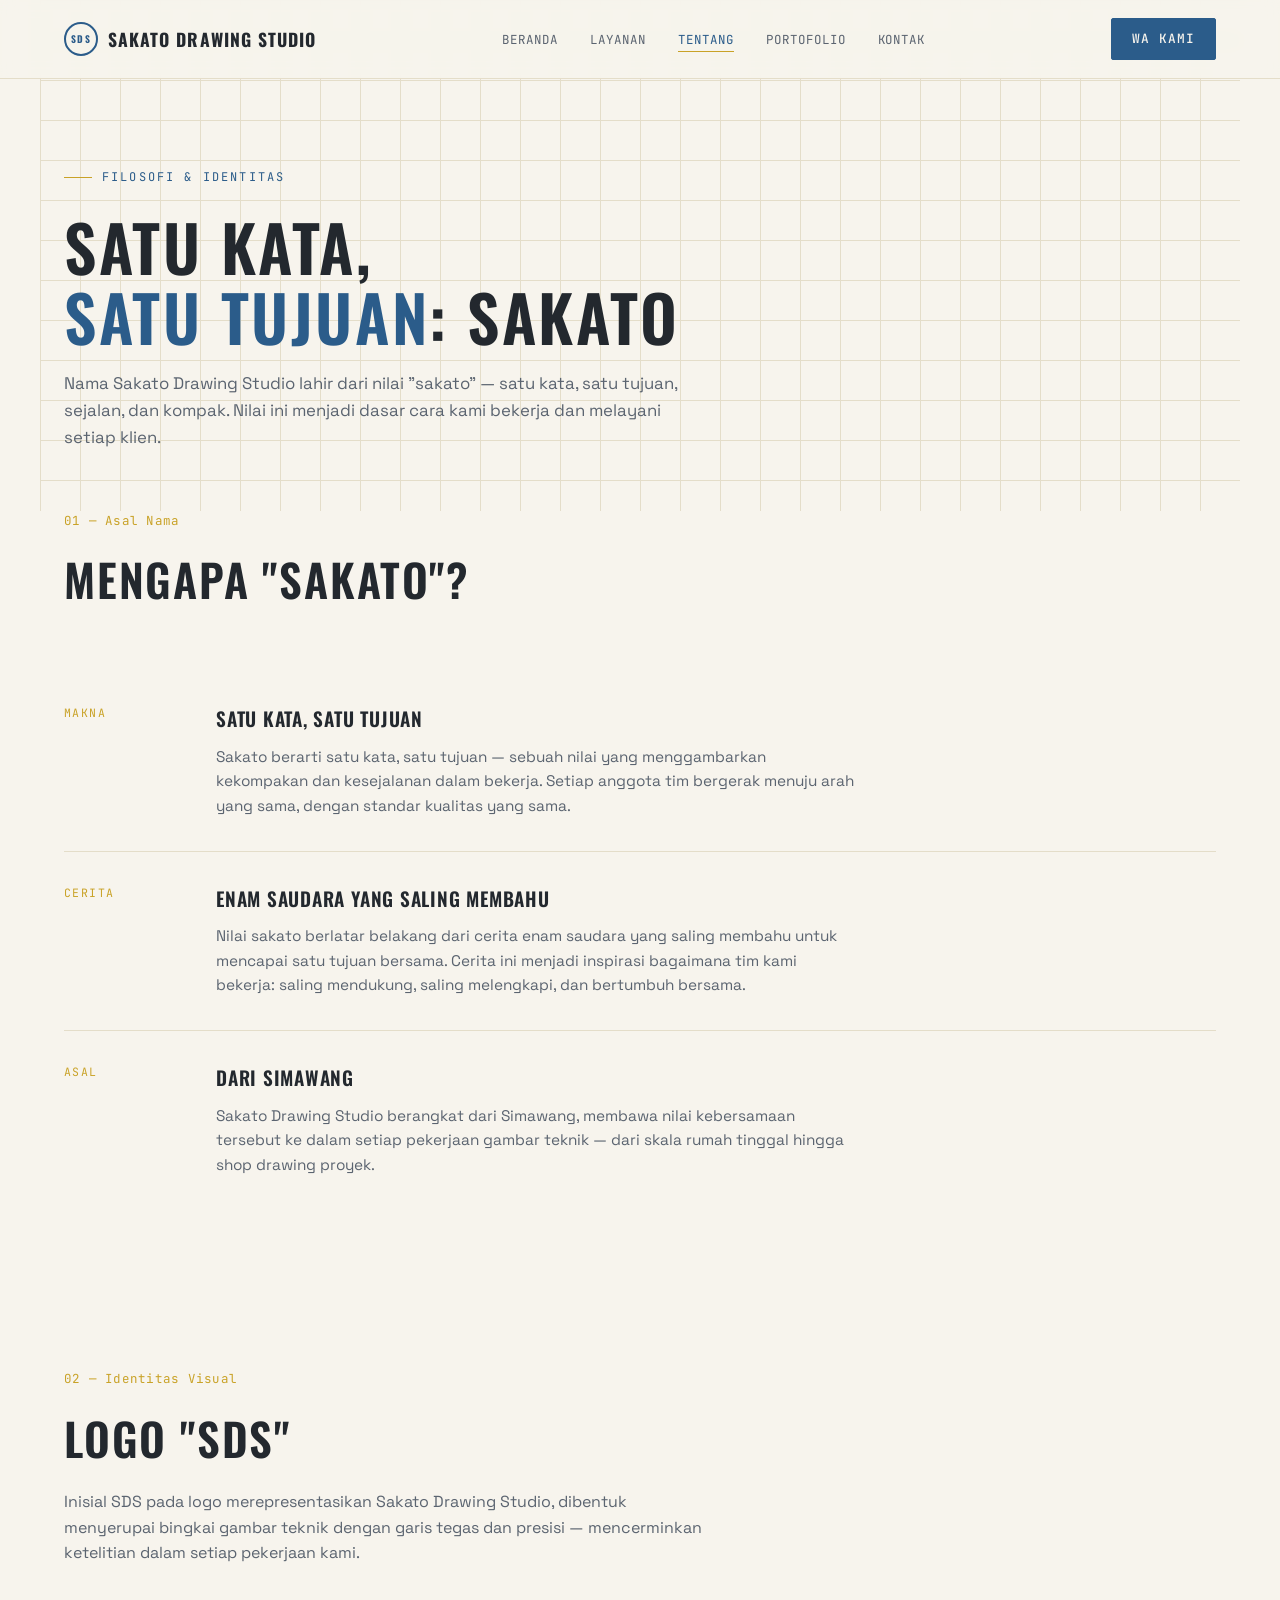
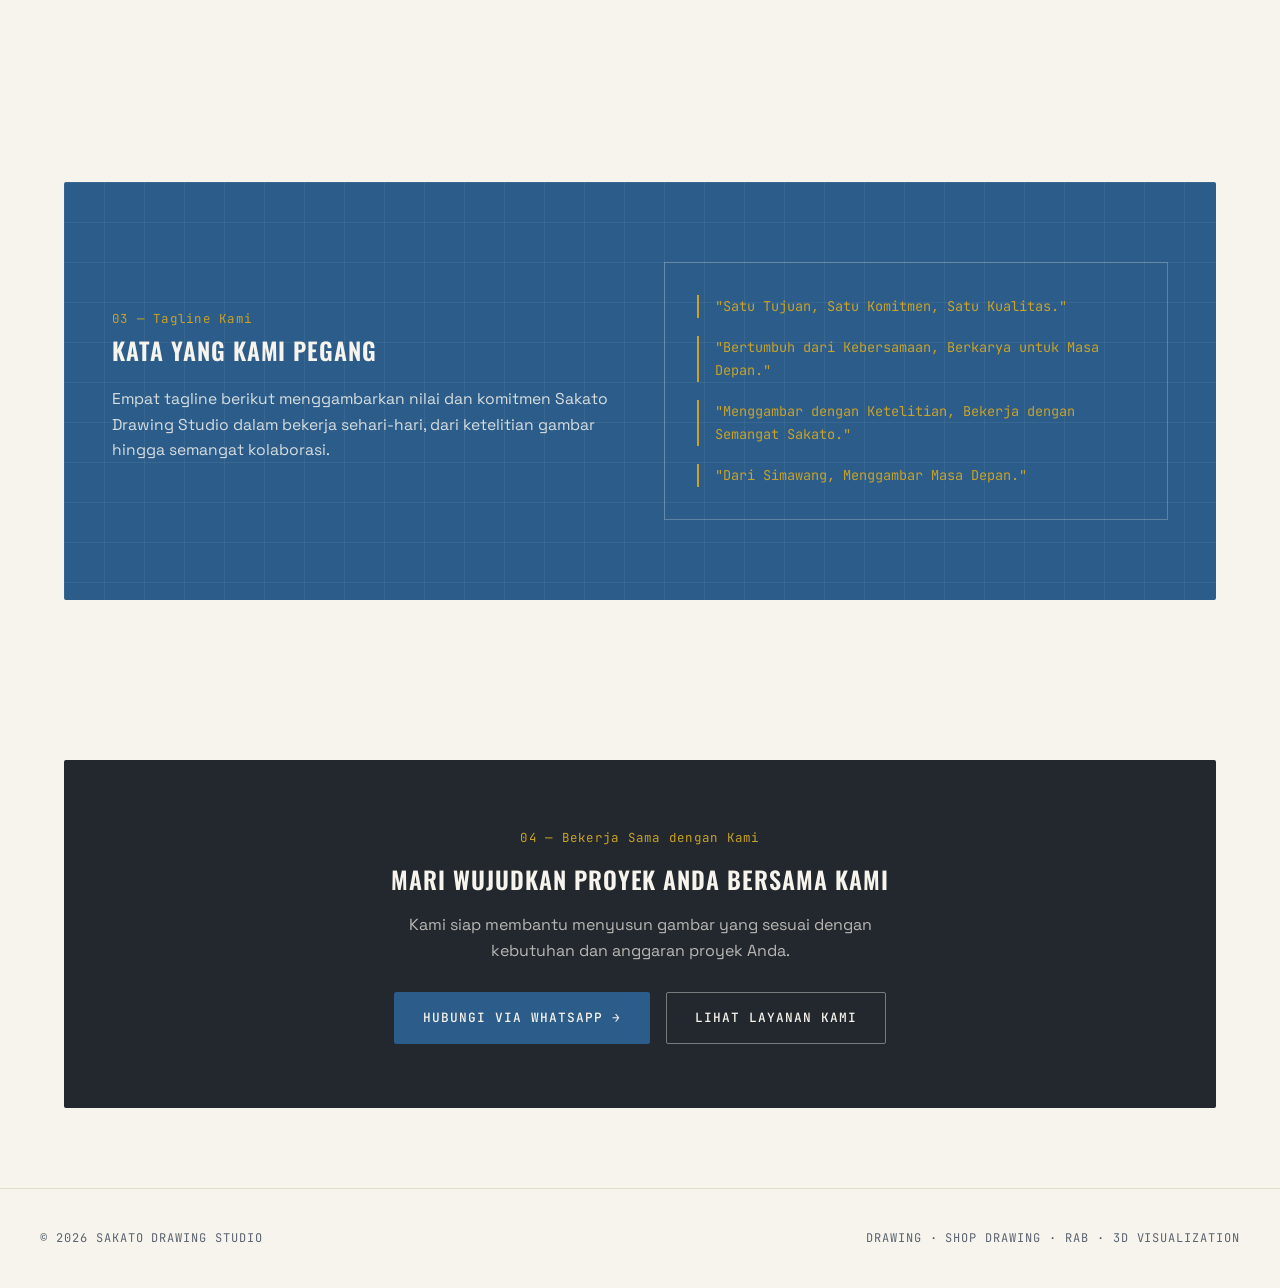
<file: tentang.html>
<!DOCTYPE html>
<html lang="id">
<head>
<meta charset="UTF-8">
<meta name="viewport" content="width=device-width, initial-scale=1.0">
<title>Tentang Kami — Sakato Drawing Studio</title>
<link rel="preconnect" href="https://fonts.googleapis.com">
<link rel="preconnect" href="https://fonts.gstatic.com" crossorigin>
<link href="https://fonts.googleapis.com/css2?family=Oswald:wght@400;500;600;700&family=Space+Grotesk:wght@400;500;700&family=JetBrains+Mono:wght@400;500&display=swap" rel="stylesheet">
<link rel="stylesheet" href="style.css">
</head>
<body>

<header>
  <div class="nav-wrap">
    <div class="logo">
      <span class="logo-mark">SDS</span>
      Sakato Drawing Studio
    </div>
    <nav>
      <ul>
        <li><a href="index.html">Beranda</a></li>
        <li><a href="layanan.html">Layanan</a></li>
        <li><a href="tentang.html" class="active">Tentang</a></li>
        <li><a href="portofolio.html">Portofolio</a></li>
        <li><a href="kontak.html">Kontak</a></li>
      </ul>
    </nav>
    <a href="https://wa.me/6282185192163" class="btn btn-primary" style="padding:10px 20px;">WA Kami</a>
  </div>
</header>

<main>
  <section class="page-hero blueprint-bg">
    <div class="eyebrow">Filosofi & Identitas</div>
    <h1>Satu Kata,<br><span>Satu Tujuan</span>: Sakato</h1>
    <p>Nama Sakato Drawing Studio lahir dari nilai "sakato" — satu kata, satu tujuan, sejalan, dan kompak. Nilai ini menjadi dasar cara kami bekerja dan melayani setiap klien.</p>
  </section>

  <!-- CERITA -->
  <section class="reveal tight">
    <div class="section-head">
      <span class="section-num">01 — Asal Nama</span>
      <h2>Mengapa "Sakato"?</h2>
    </div>
    <div class="story-block">
      <span class="story-label">Makna</span>
      <div>
        <h3>Satu Kata, Satu Tujuan</h3>
        <p>Sakato berarti satu kata, satu tujuan — sebuah nilai yang menggambarkan kekompakan dan kesejalanan dalam bekerja. Setiap anggota tim bergerak menuju arah yang sama, dengan standar kualitas yang sama.</p>
      </div>
    </div>
    <div class="story-block">
      <span class="story-label">Cerita</span>
      <div>
        <h3>Enam Saudara yang Saling Membahu</h3>
        <p>Nilai sakato berlatar belakang dari cerita enam saudara yang saling membahu untuk mencapai satu tujuan bersama. Cerita ini menjadi inspirasi bagaimana tim kami bekerja: saling mendukung, saling melengkapi, dan bertumbuh bersama.</p>
      </div>
    </div>
    <div class="story-block">
      <span class="story-label">Asal</span>
      <div>
        <h3>Dari Simawang</h3>
        <p>Sakato Drawing Studio berangkat dari Simawang, membawa nilai kebersamaan tersebut ke dalam setiap pekerjaan gambar teknik — dari skala rumah tinggal hingga shop drawing proyek.</p>
      </div>
    </div>
  </section>

  <!-- LOGO & MAKNA -->
  <section class="reveal">
    <div class="section-head">
      <span class="section-num">02 — Identitas Visual</span>
      <h2>Logo "SDS"</h2>
      <p>Inisial SDS pada logo merepresentasikan Sakato Drawing Studio, dibentuk menyerupai bingkai gambar teknik dengan garis tegas dan presisi — mencerminkan ketelitian dalam setiap pekerjaan kami.</p>
    </div>
  </section>

  <!-- EMPAT TAGLINE -->
  <section class="reveal">
    <div class="about">
      <div class="about-inner">
        <div>
          <span class="section-num" style="color:var(--brass);">03 — Tagline Kami</span>
          <h2>Kata yang Kami Pegang</h2>
          <p>Empat tagline berikut menggambarkan nilai dan komitmen Sakato Drawing Studio dalam bekerja sehari-hari, dari ketelitian gambar hingga semangat kolaborasi.</p>
        </div>
        <div class="about-emblem">
          <div class="tagline-item">"Satu Tujuan, Satu Komitmen, Satu Kualitas."</div>
          <div class="tagline-item">"Bertumbuh dari Kebersamaan, Berkarya untuk Masa Depan."</div>
          <div class="tagline-item">"Menggambar dengan Ketelitian, Bekerja dengan Semangat Sakato."</div>
          <div class="tagline-item">"Dari Simawang, Menggambar Masa Depan."</div>
        </div>
      </div>
    </div>
  </section>

  <!-- CTA -->
  <section class="reveal">
    <div class="cta-band">
      <span class="section-num">04 — Bekerja Sama dengan Kami</span>
      <h2 style="margin-top:10px;">Mari Wujudkan Proyek Anda Bersama Kami</h2>
      <p>Kami siap membantu menyusun gambar yang sesuai dengan kebutuhan dan anggaran proyek Anda.</p>
      <div class="cta-row">
        <a href="https://wa.me/6282185192163" class="btn btn-primary">Hubungi via WhatsApp →</a>
        <a href="layanan.html" class="btn btn-ghost">Lihat Layanan Kami</a>
      </div>
    </div>
  </section>
</main>

<footer>
  <div class="footer-inner">
    <span>© 2026 Sakato Drawing Studio</span>
    <span>Drawing · Shop Drawing · RAB · 3D Visualization</span>
  </div>
</footer>

<script>
  const reveals = document.querySelectorAll('.reveal');
  const obs = new IntersectionObserver((entries) => {
    entries.forEach(e => {
      if (e.isIntersecting) e.target.classList.add('visible');
    });
  }, {threshold: 0.12});
  reveals.forEach(r => obs.observe(r));
</script>

</body>
</html>
</file>
<file: style.css>
:root{
  --paper:#F7F4ED;
  --paper-line:#E4DDC9;
  --blue:#2B5C8A;
  --blue-light:#7FA8C9;
  --blue-pale:#E7EEF4;
  --brass:#C9A227;
  --ink:#23282E;
  --ink-soft:#5B6470;
  --white:#FFFFFF;
  --radius:2px;
}

*{margin:0;padding:0;box-sizing:border-box;}

html{scroll-behavior:smooth;}

body{
  font-family:'Space Grotesk', sans-serif;
  background:var(--paper);
  color:var(--ink);
  line-height:1.6;
  overflow-x:hidden;
}

.blueprint-bg{
  background-image:
    linear-gradient(var(--paper-line) 1px, transparent 1px),
    linear-gradient(90deg, var(--paper-line) 1px, transparent 1px);
  background-size:40px 40px;
}

h1,h2,h3,h4{
  font-family:'Oswald', sans-serif;
  text-transform:uppercase;
  letter-spacing:0.04em;
  font-weight:600;
  color:var(--ink);
}

.mono{
  font-family:'JetBrains Mono', monospace;
  letter-spacing:0.05em;
}

a{text-decoration:none;color:inherit;}

/* ===== HEADER ===== */
header{
  position:fixed;
  top:0;left:0;right:0;
  z-index:100;
  background:rgba(247,244,237,0.9);
  backdrop-filter:blur(8px);
  border-bottom:1px solid var(--paper-line);
}
.nav-wrap{
  max-width:1200px;
  margin:0 auto;
  padding:18px 24px;
  display:flex;
  align-items:center;
  justify-content:space-between;
  gap:12px;
}
@media (max-width:780px){
  .nav-wrap{padding:14px 16px;}
  .logo{font-size:0.95rem;}
  .logo .brand-text{display:none;}
  .nav-wrap > a.btn{
    padding:9px 14px;
    font-size:0.7rem;
  }
}
.logo{
  display:flex;
  align-items:center;
  gap:10px;
  font-family:'Oswald', sans-serif;
  font-weight:700;
  font-size:1.1rem;
  letter-spacing:0.06em;
  text-transform:uppercase;
}
.logo-mark{
  width:34px;height:34px;
  border:2px solid var(--blue);
  border-radius:50%;
  display:flex;align-items:center;justify-content:center;
  font-family:'Oswald',sans-serif;
  font-size:0.6rem;
  font-weight:700;
  color:var(--blue);
  flex-shrink:0;
}
nav ul{
  display:flex;
  gap:32px;
  list-style:none;
}
nav a{
  font-family:'JetBrains Mono', monospace;
  font-size:0.78rem;
  text-transform:uppercase;
  letter-spacing:0.08em;
  color:var(--ink-soft);
  transition:color 0.2s;
  position:relative;
  padding-bottom:4px;
}
nav a:hover, nav a:focus-visible{color:var(--blue);}
nav a.active{color:var(--blue);}
nav a::after{
  content:'';
  position:absolute;
  left:0;bottom:0;
  width:0;height:1px;
  background:var(--brass);
  transition:width 0.25s;
}
nav a:hover::after, nav a.active::after{width:100%;}

/* ===== HAMBURGER (mobile) ===== */
.nav-toggle{
  display:none;
  flex-direction:column;
  justify-content:center;
  gap:5px;
  width:38px;height:38px;
  border:1px solid var(--paper-line);
  background:var(--white);
  border-radius:var(--radius);
  cursor:pointer;
}
.nav-toggle span{
  display:block;
  width:18px;height:2px;
  background:var(--ink);
  margin:0 auto;
  transition:transform 0.25s, opacity 0.25s;
}
.nav-toggle.open span:nth-child(1){transform:translateY(7px) rotate(45deg);}
.nav-toggle.open span:nth-child(2){opacity:0;}
.nav-toggle.open span:nth-child(3){transform:translateY(-7px) rotate(-45deg);}

@media (max-width:780px){
  .nav-toggle{display:flex;}
  nav{
    display:block;
    position:absolute;
    top:100%;
    left:0;right:0;
    background:var(--paper);
    border-bottom:1px solid var(--paper-line);
    max-height:0;
    overflow:hidden;
    transition:max-height 0.3s ease;
  }
  nav.open{max-height:320px;}
  nav ul{
    flex-direction:column;
    gap:0;
    padding:8px 24px 16px;
  }
  nav ul li{
    border-bottom:1px solid var(--paper-line);
  }
  nav ul li:last-child{border-bottom:none;}
  nav a{
    display:block;
    padding:14px 0;
  }
  nav a::after{display:none;}
  header{position:fixed;}
  .nav-wrap{position:relative;}
}

/* ===== PAGE HERO (sub-pages) ===== */
.page-hero{
  padding:160px 24px 60px;
  max-width:1200px;
  margin:0 auto;
}
.eyebrow{
  display:inline-flex;
  align-items:center;
  gap:10px;
  font-family:'JetBrains Mono', monospace;
  font-size:0.75rem;
  letter-spacing:0.18em;
  text-transform:uppercase;
  color:var(--blue);
  margin-bottom:24px;
}
.eyebrow::before{
  content:'';
  width:28px;height:1px;
  background:var(--brass);
}
.page-hero h1{
  font-size:clamp(2.4rem, 5.5vw, 4rem);
  line-height:1.1;
  margin-bottom:18px;
}
.page-hero h1 span{color:var(--blue);}
.page-hero p{
  color:var(--ink-soft);
  font-size:1.05rem;
  max-width:620px;
}

/* ===== HERO (homepage) ===== */
.hero{
  position:relative;
  padding:160px 24px 100px;
  max-width:1200px;
  margin:0 auto;
  display:grid;
  grid-template-columns:1.1fr 0.9fr;
  gap:60px;
  align-items:center;
}
@media (max-width:900px){
  .hero{grid-template-columns:1fr; padding-top:130px; gap:40px;}
}
.hero h1{
  font-size:clamp(2.6rem, 6vw, 4.6rem);
  line-height:1.05;
  margin-bottom:24px;
}
.hero h1 span{color:var(--blue);}
.hero-desc{
  font-size:1.05rem;
  color:var(--ink-soft);
  max-width:480px;
  margin-bottom:32px;
}

.scope-row{
  display:flex;
  flex-wrap:wrap;
  gap:10px;
  margin-bottom:36px;
}
.scope-chip{
  font-family:'JetBrains Mono', monospace;
  font-size:0.72rem;
  text-transform:uppercase;
  letter-spacing:0.06em;
  border:1px solid var(--paper-line);
  background:var(--white);
  padding:8px 14px;
  border-radius:var(--radius);
  color:var(--ink-soft);
}

.cta-row{display:flex; gap:16px; flex-wrap:wrap;}
.btn{
  font-family:'JetBrains Mono', monospace;
  font-size:0.8rem;
  text-transform:uppercase;
  letter-spacing:0.08em;
  padding:15px 28px;
  border-radius:var(--radius);
  transition:all 0.25s;
  display:inline-flex;
  align-items:center;
  gap:8px;
  border:1px solid transparent;
  cursor:pointer;
  background:none;
  font-weight:500;
}
.btn-primary{
  background:var(--blue);
  color:var(--paper);
  border:1px solid var(--blue);
}
.btn-primary:hover{
  background:var(--ink);
  border-color:var(--ink);
  transform:translateY(-2px);
}
.btn-ghost{
  background:transparent;
  color:var(--ink);
  border:1px solid var(--ink);
}
.btn-ghost:hover{
  border-color:var(--brass);
  color:var(--brass);
}

/* Hero visual: drawing sheet */
.sheet{
  position:relative;
  background:var(--white);
  border:1px solid var(--paper-line);
  box-shadow:0 30px 60px -30px rgba(43,92,138,0.25);
  aspect-ratio:4/5;
  padding:28px;
  transform:rotate(1.2deg);
}
.sheet::before{
  content:'';
  position:absolute;
  inset:14px;
  border:1px solid var(--blue-light);
}
.sheet-header{
  display:flex;
  justify-content:space-between;
  font-family:'JetBrains Mono', monospace;
  font-size:0.62rem;
  color:var(--blue);
  text-transform:uppercase;
  letter-spacing:0.08em;
  padding-bottom:14px;
  border-bottom:1px solid var(--paper-line);
  margin-bottom:18px;
}
.sheet-body{
  position:relative;
  height:calc(100% - 110px);
}
.sheet-house{
  width:100%;height:100%;
  display:block;
}
.dim-line{
  stroke:var(--blue-light);
  stroke-width:1;
}
.dim-text{
  font-family:'JetBrains Mono', monospace;
  font-size:9px;
  fill:var(--blue);
}
.draw-line{
  stroke:var(--ink);
  stroke-width:1.4;
  fill:none;
  stroke-dasharray:600;
  stroke-dashoffset:600;
  animation:draw 2.6s ease forwards 0.4s;
}
.draw-fill{
  fill:var(--blue-pale);
  opacity:0;
  animation:fadeIn 0.8s ease forwards 2.4s;
}
@keyframes draw{to{stroke-dashoffset:0;}}
@keyframes fadeIn{to{opacity:1;}}
.sheet-footer{
  display:flex;
  justify-content:space-between;
  align-items:center;
  font-family:'JetBrains Mono', monospace;
  font-size:0.62rem;
  color:var(--ink-soft);
  text-transform:uppercase;
  letter-spacing:0.06em;
  padding-top:14px;
  border-top:1px solid var(--paper-line);
  margin-top:14px;
}
.sheet-footer .brass{color:var(--brass); font-weight:700;}

@media (prefers-reduced-motion:reduce){
  .draw-line{animation:none; stroke-dashoffset:0;}
  .draw-fill{animation:none; opacity:1;}
}

/* ===== SECTION GENERIC ===== */
section{
  padding:80px 24px;
  max-width:1200px;
  margin:0 auto;
}
section.tight{padding-top:0;}
.section-head{
  display:flex;
  flex-direction:column;
  gap:14px;
  margin-bottom:56px;
  max-width:640px;
}
.section-num{
  font-family:'JetBrains Mono', monospace;
  font-size:0.78rem;
  color:var(--brass);
  letter-spacing:0.1em;
}
.section-head h2{
  font-size:clamp(1.9rem, 4vw, 2.8rem);
}
.section-head p{
  color:var(--ink-soft);
  font-size:1rem;
}

/* ===== SERVICES GRID ===== */
.services-grid{
  display:grid;
  grid-template-columns:repeat(auto-fit, minmax(240px,1fr));
  gap:1px;
  background:var(--paper-line);
  border:1px solid var(--paper-line);
}
.service-card{
  background:var(--white);
  padding:36px 28px;
  transition:background 0.25s;
  position:relative;
}
.service-card:hover{background:var(--blue-pale);}
.service-icon{
  width:48px;height:48px;
  margin-bottom:20px;
}
.service-icon svg{width:100%;height:100%;}
.service-card h3{
  font-size:1.05rem;
  margin-bottom:8px;
}
.service-card p{
  font-size:0.88rem;
  color:var(--ink-soft);
}
.service-tag{
  position:absolute;
  top:24px; right:24px;
  font-family:'JetBrains Mono', monospace;
  font-size:0.65rem;
  color:var(--paper-line);
  transition:color 0.25s;
}
.service-card:hover .service-tag{color:var(--blue-light);}

/* ===== DELIVERABLES ===== */
.deliverables{
  display:grid;
  grid-template-columns:repeat(auto-fit,minmax(220px,1fr));
  gap:24px;
}
.deliv-card{
  border:1px solid var(--paper-line);
  background:var(--white);
  padding:32px 24px;
  position:relative;
  overflow:hidden;
}
.deliv-card::before{
  content:attr(data-code);
  position:absolute;
  top:-18px; right:-10px;
  font-family:'Oswald',sans-serif;
  font-size:5rem;
  font-weight:700;
  color:var(--paper-line);
  line-height:1;
  z-index:0;
}
.deliv-card h3{
  position:relative;
  font-size:1.05rem;
  margin-bottom:10px;
  z-index:1;
}
.deliv-card p{
  position:relative;
  font-size:0.88rem;
  color:var(--ink-soft);
  z-index:1;
}

/* ===== ABOUT / SAKATO STORY ===== */
.about{
  background:var(--blue);
  color:var(--paper);
  border-radius:var(--radius);
  padding:80px 48px;
  position:relative;
  overflow:hidden;
}
.about::before{
  content:'';
  position:absolute;
  inset:0;
  background-image:
    linear-gradient(rgba(255,255,255,0.06) 1px, transparent 1px),
    linear-gradient(90deg, rgba(255,255,255,0.06) 1px, transparent 1px);
  background-size:40px 40px;
  pointer-events:none;
}
.about-inner{
  position:relative;
  display:grid;
  grid-template-columns:1fr 1fr;
  gap:48px;
  align-items:center;
}
@media (max-width:860px){
  .about{padding:56px 28px;}
  .about-inner{grid-template-columns:1fr;}
}
.about h2{color:var(--paper); margin-bottom:18px;}
.about p{color:rgba(247,244,237,0.85); font-size:0.98rem; margin-bottom:14px;}
.about-emblem{
  border:1px solid rgba(247,244,237,0.25);
  padding:32px;
  display:flex;
  flex-direction:column;
  gap:18px;
}
.tagline-item{
  font-family:'JetBrains Mono', monospace;
  font-size:0.85rem;
  line-height:1.7;
  color:var(--brass);
  border-left:2px solid var(--brass);
  padding-left:16px;
}

/* ===== STORY TIMELINE (about page) ===== */
.story-block{
  display:grid;
  grid-template-columns:120px 1fr;
  gap:32px;
  padding:32px 0;
  border-bottom:1px solid var(--paper-line);
}
.story-block:first-child{padding-top:0;}
.story-block:last-child{border-bottom:none;}
@media (max-width:700px){
  .story-block{grid-template-columns:1fr; gap:8px;}
}
.story-label{
  font-family:'JetBrains Mono', monospace;
  font-size:0.72rem;
  text-transform:uppercase;
  letter-spacing:0.12em;
  color:var(--brass);
}
.story-block h3{font-size:1.2rem; margin-bottom:10px;}
.story-block p{color:var(--ink-soft); font-size:0.96rem; max-width:640px;}

/* ===== PORTFOLIO GRID ===== */
.portfolio-grid{
  display:grid;
  grid-template-columns:repeat(auto-fit, minmax(280px,1fr));
  gap:24px;
}
.portfolio-card{
  border:1px solid var(--paper-line);
  background:var(--white);
  overflow:hidden;
}
.portfolio-thumb{
  aspect-ratio:4/3;
  background:var(--blue-pale);
  position:relative;
  overflow:hidden;
}
.portfolio-thumb svg{width:100%;height:100%;display:block;}
.portfolio-info{
  padding:20px 22px;
}
.portfolio-info .label{
  font-family:'JetBrains Mono', monospace;
  font-size:0.68rem;
  text-transform:uppercase;
  letter-spacing:0.1em;
  color:var(--brass);
  display:block;
  margin-bottom:6px;
}
.portfolio-info h3{font-size:1rem; margin-bottom:6px;}
.portfolio-info p{font-size:0.86rem; color:var(--ink-soft);}

/* ===== CONTACT ===== */
.contact-grid{
  display:grid;
  grid-template-columns:1.2fr 1fr;
  gap:48px;
}
@media (max-width:860px){
  .contact-grid{grid-template-columns:1fr;}
}
.contact-card{
  background:var(--white);
  border:1px solid var(--paper-line);
  padding:40px;
}
.contact-list{list-style:none; margin-top:24px;}
.contact-list li{
  display:flex;
  align-items:center;
  gap:16px;
  padding:18px 0;
  border-bottom:1px solid var(--paper-line);
}
.contact-list li:last-child{border-bottom:none;}
.contact-list .icon{
  width:38px;height:38px;
  flex-shrink:0;
  border:1px solid var(--paper-line);
  border-radius:50%;
  display:flex;align-items:center;justify-content:center;
  color:var(--blue);
}
.contact-list .label{
  font-family:'JetBrains Mono', monospace;
  font-size:0.68rem;
  text-transform:uppercase;
  letter-spacing:0.1em;
  color:var(--ink-soft);
  display:block;
  margin-bottom:2px;
}
.contact-list .value{
  font-weight:500;
  font-size:0.98rem;
}
.contact-list a.value:hover{color:var(--blue);}

.map-card{
  border:1px solid var(--paper-line);
  background:var(--white);
  display:flex;
  flex-direction:column;
}
.map-visual{
  flex:1;
  background:var(--blue-pale);
  position:relative;
  min-height:240px;
  overflow:hidden;
}
.map-visual svg{width:100%;height:100%;}
.map-caption{
  padding:24px 28px;
  border-top:1px solid var(--paper-line);
}
.map-caption .label{
  font-family:'JetBrains Mono', monospace;
  font-size:0.68rem;
  text-transform:uppercase;
  letter-spacing:0.1em;
  color:var(--brass);
  display:block;
  margin-bottom:6px;
}

/* ===== CONTACT FORM ===== */
.form-card{
  background:var(--white);
  border:1px solid var(--paper-line);
  padding:40px;
}
.form-group{margin-bottom:20px;}
.form-group label{
  display:block;
  font-family:'JetBrains Mono', monospace;
  font-size:0.7rem;
  text-transform:uppercase;
  letter-spacing:0.1em;
  color:var(--ink-soft);
  margin-bottom:8px;
}
.form-group input,
.form-group select,
.form-group textarea{
  width:100%;
  padding:12px 14px;
  border:1px solid var(--paper-line);
  background:var(--paper);
  font-family:'Space Grotesk', sans-serif;
  font-size:0.95rem;
  color:var(--ink);
  border-radius:var(--radius);
}
.form-group input:focus,
.form-group select:focus,
.form-group textarea:focus{
  outline:2px solid var(--brass);
  outline-offset:1px;
  border-color:var(--brass);
}
.form-group textarea{resize:vertical; min-height:120px;}
.form-note{
  font-size:0.82rem;
  color:var(--ink-soft);
  margin-top:14px;
}

/* ===== CTA BAND ===== */
.cta-band{
  background:var(--ink);
  color:var(--paper);
  padding:64px 48px;
  text-align:center;
  border-radius:var(--radius);
}
.cta-band h2{color:var(--paper); margin-bottom:14px;}
.cta-band p{color:rgba(247,244,237,0.7); margin-bottom:28px; max-width:520px; margin-left:auto; margin-right:auto;}
.cta-band .cta-row{justify-content:center;}
.cta-band .btn-ghost{color:var(--paper); border-color:rgba(247,244,237,0.4);}
.cta-band .btn-ghost:hover{color:var(--brass); border-color:var(--brass);}

/* ===== FOOTER ===== */
footer{
  border-top:1px solid var(--paper-line);
  padding:40px 24px;
}
.footer-inner{
  max-width:1200px;
  margin:0 auto;
  display:flex;
  justify-content:space-between;
  align-items:center;
  flex-wrap:wrap;
  gap:16px;
  font-family:'JetBrains Mono', monospace;
  font-size:0.75rem;
  color:var(--ink-soft);
  text-transform:uppercase;
  letter-spacing:0.08em;
}

/* focus visibility */
a:focus-visible, button:focus-visible{
  outline:2px solid var(--brass);
  outline-offset:2px;
}

/* reveal on scroll */
.reveal{
  opacity:0;
  transform:translateY(24px);
  transition:opacity 0.6s ease, transform 0.6s ease;
}
.reveal.visible{
  opacity:1;
  transform:translateY(0);
}
@media (prefers-reduced-motion:reduce){
  .reveal{opacity:1; transform:none; transition:none;}
}
</file>
